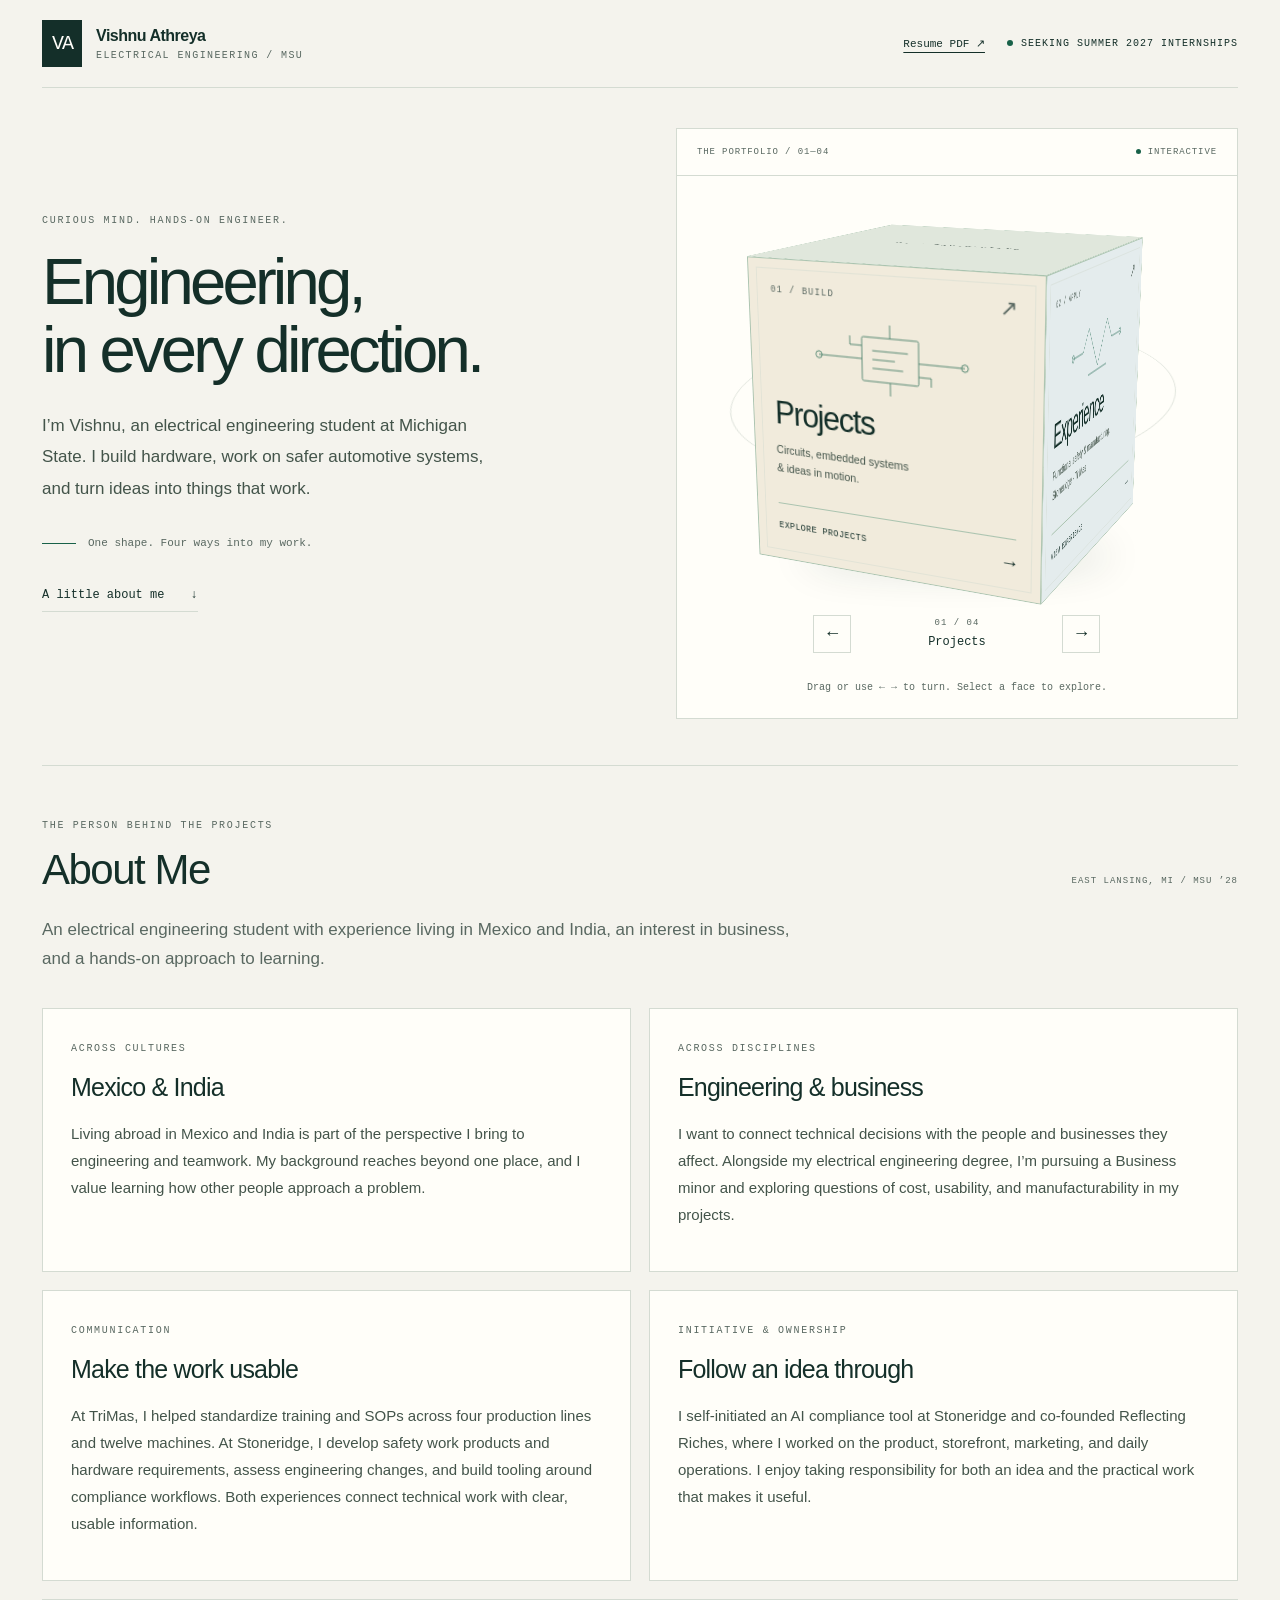
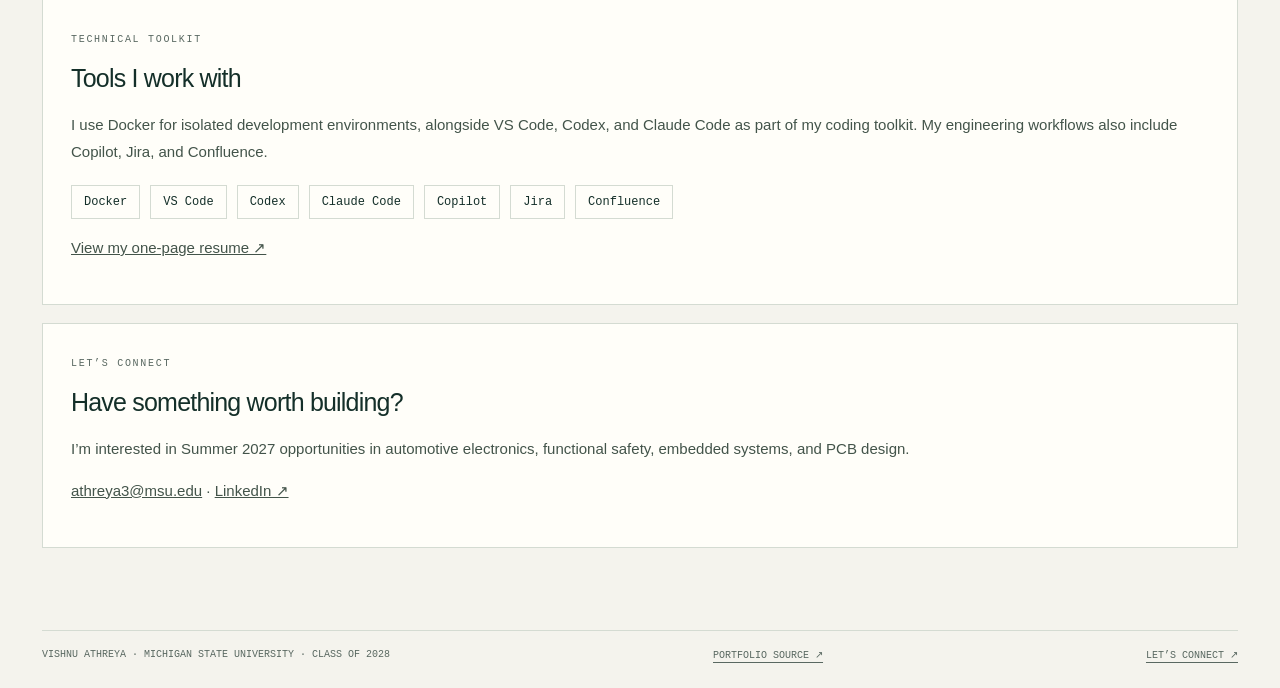
<file: index.html>
<!DOCTYPE html><html lang="en"><head><meta charset="utf-8"><meta name="viewport" content="width=device-width,initial-scale=1"><meta name="description" content="Vishnu Athreya's electrical engineering portfolio: functional safety, hardware requirements, PCB design, ESP32 motor control, and AI-enabled engineering tools."><meta name="color-scheme" content="light dark"><title>Vishnu Athreya — Electrical Engineering</title><style>
:root{--bg:#f4f3ed;--paper:#fffef9;--ink:#142f29;--muted:#596861;--line:#d4dbd2;--green:#186149;--course:#7b5d98;--skill:#1c745e;--project:#a46822;--experience:#38699a;--hover:#ecf2e9;--ring:#aac3af;--panel:#eff2e9;--rule:#d0d9cc;--body:#43544a;--proof:#e8eee3;--done-bg:#e9efe5;--ongoing:#755019;--ongoing-bg:#f3ead8;--on-ink:#fffef9;--on-ink-muted:#bdcec4;--wire:#c2cec4;--focus:#a46822}
@media (prefers-color-scheme:dark){:root:not([data-theme="light"]){--bg:#0f1a17;--paper:#15221e;--ink:#e4ece6;--muted:#9aaba2;--line:#2b3a34;--green:#5fbf95;--course:#b59ad0;--skill:#5cc4a6;--project:#d99a4e;--experience:#7aa7d6;--hover:#1d2e28;--ring:#3c5a4c;--panel:#18261f;--rule:#2e3f37;--body:#bccac2;--proof:#1a2923;--done-bg:#1c3129;--ongoing:#e2b36f;--ongoing-bg:#33291a;--on-ink:#0f1a17;--on-ink-muted:#3c5a4c;--wire:#3a4c44;--focus:#d99a4e;color-scheme:dark}}
:root[data-theme="dark"]{--bg:#0f1a17;--paper:#15221e;--ink:#e4ece6;--muted:#9aaba2;--line:#2b3a34;--green:#5fbf95;--course:#b59ad0;--skill:#5cc4a6;--project:#d99a4e;--experience:#7aa7d6;--hover:#1d2e28;--ring:#3c5a4c;--panel:#18261f;--rule:#2e3f37;--body:#bccac2;--proof:#1a2923;--done-bg:#1c3129;--ongoing:#e2b36f;--ongoing-bg:#33291a;--on-ink:#0f1a17;--on-ink-muted:#3c5a4c;--wire:#3a4c44;--focus:#d99a4e;color-scheme:dark}
body{font-family:Arial,Helvetica,sans-serif;color:var(--ink);background:var(--bg)}*{box-sizing:border-box}body{margin:0}a{color:inherit}button{font:inherit}button,a{-webkit-tap-highlight-color:transparent}button:focus-visible,a:focus-visible,summary:focus-visible{outline:3px solid var(--focus);outline-offset:4px}[hidden]{display:none!important}.shell{max-width:1500px;margin:auto;padding:0 42px}.masthead{height:88px;display:flex;justify-content:space-between;align-items:center;border-bottom:1px solid var(--line);gap:20px}.brand{text-decoration:none;display:flex;gap:14px;align-items:center}.monogram{background:var(--ink);color:var(--paper);padding:12px 10px;font-family:monospace;letter-spacing:-2px;font-size:20px}.brand strong{font-size:16px;letter-spacing:-.5px}.brand small{display:block;font:10px monospace;letter-spacing:1.4px;margin-top:5px;color:var(--muted)}.status{font:10px monospace;letter-spacing:1px}.status:before{content:'';display:inline-block;width:6px;height:6px;background:var(--green);border-radius:50%;margin-right:8px}.intro{display:flex;align-items:end;justify-content:space-between;gap:24px;padding:32px 0 24px}.eyebrow{font:10px monospace;letter-spacing:1.7px;text-transform:uppercase;color:var(--muted)}h1{font-size:clamp(30px,3.7vw,52px);font-weight:500;letter-spacing:-2px;line-height:1.05;margin:12px 0 0}.intro p{max-width:360px;font-size:13px;line-height:1.65;color:var(--muted);margin:0}.route-nav{display:grid;grid-template-columns:repeat(4,1fr);gap:10px;margin-bottom:24px}.route-nav a{text-decoration:none;border:1px solid var(--line);padding:16px;display:flex;align-items:center;gap:14px;background:var(--paper);font-size:14px}.route-nav small{font:10px monospace;color:var(--muted)}.route-nav b{font-weight:500}.route-nav span{margin-left:auto}.route-nav a:hover,.route-nav a[aria-current=page]{background:var(--ink);color:var(--on-ink)}.route-nav a[aria-current=page] small{color:var(--on-ink-muted)}.map-layout{display:grid;grid-template-columns:minmax(0,1fr) 285px;border:1px solid var(--line);background:var(--paper);margin-bottom:28px}.map-section{min-width:0;padding:22px}.map-toolbar{display:flex;justify-content:space-between;align-items:center;gap:10px;margin-bottom:22px}.map-toolbar p{font:10px monospace;margin:0;letter-spacing:.5px;color:var(--muted)}.reset{background:none;border:1px solid var(--line);padding:7px 10px;font:10px monospace;cursor:pointer}.network{position:relative;display:grid;grid-template-columns:repeat(4,minmax(0,1fr));gap:28px;min-height:488px}.wires{position:absolute;inset:0;width:100%;height:100%;pointer-events:none;overflow:visible}.wire{stroke:var(--wire);stroke-width:1;fill:none;opacity:.35;transition:opacity .15s}.wire.active{stroke:var(--green);stroke-width:2;opacity:.9}.wire.faded{opacity:.045}.column{display:flex;flex-direction:column;justify-content:center;gap:10px;z-index:1;min-width:0;position:relative;padding-top:26px}.col-title{position:absolute;top:0;left:0;font:9px monospace;letter-spacing:1px;text-transform:uppercase;color:var(--muted)}.node{width:100%;min-height:43px;padding:10px 9px;text-align:left;font-size:11px;line-height:1.35;border:1px solid var(--line);border-left:3px solid var(--node-color);border-radius:3px;background:var(--paper);color:var(--ink);cursor:pointer;transition:opacity .15s,box-shadow .15s,background .15s}.node:hover,.node.active{box-shadow:0 0 0 1px var(--node-color);background:var(--hover)}.node.selected{background:var(--ink);color:var(--on-ink);border-color:var(--ink);box-shadow:0 0 0 2px var(--ring)}.node.dim{opacity:.24}.inspector{border-left:1px solid var(--line);padding:24px;background:var(--panel);max-height:620px;overflow:auto}.inspector h2{font-size:25px;font-weight:500;letter-spacing:-1px;line-height:1.15;margin:18px 0 12px}.inspector p{font-size:12px;line-height:1.7;color:var(--muted)}.connection-list{list-style:none;padding:0;margin:16px 0}.connection-list li{padding:12px 0;border-top:1px solid var(--rule)}.connection-list button{border:0;padding:0;background:none;text-align:left;color:var(--ink);font-size:12px;font-weight:600;cursor:pointer;text-decoration:underline;text-underline-offset:3px}.connection-list small{display:block;font-size:11px;line-height:1.6;color:var(--muted);margin-top:6px}.detail-link{display:inline-block;font:11px monospace;text-underline-offset:5px;margin:8px 0}.legend{display:flex;flex-wrap:wrap;gap:18px;font:10px monospace;color:var(--muted);margin-top:24px}.legend span:before{content:'';display:inline-block;width:6px;height:6px;background:var(--dot);margin-right:7px;border-radius:50%}.page{max-width:1060px;margin:0 auto;padding:28px 0 60px}.back{font:11px monospace;text-decoration:none;color:var(--muted)}.page h1{margin:28px 0 18px}.lede{font-size:17px;line-height:1.7;color:var(--muted);max-width:720px;margin-bottom:34px}.entry,.story,.edu-block,details{display:block;border:1px solid var(--line);background:var(--paper);padding:28px;margin:18px 0;text-decoration:none}.entry-head{display:flex;justify-content:space-between;gap:16px;flex-wrap:wrap}.entry-title{font-size:21px;font-weight:600;letter-spacing:-.5px}.entry-date{font:11px monospace;color:var(--muted)}.entry-sub{font-size:13px;color:var(--muted);margin:10px 0 20px}.spec-list{padding-left:20px;color:var(--body);font-size:14px;line-height:1.8}.spec-list li+li{margin-top:10px}.proof-grid{display:grid;grid-template-columns:repeat(4,1fr);border:1px solid var(--line);margin:28px 0}.proof{padding:20px;background:var(--proof)}.proof+.proof{border-left:1px solid var(--line)}.proof strong{display:block;font:600 20px monospace;margin:16px 0}.proof span{font-size:12px;line-height:1.6}.proof .proof-label{font:9px monospace;text-transform:uppercase;letter-spacing:.8px}.detail-section{margin:24px 0}.detail-section p,.story p{font-size:15px;line-height:1.8;color:var(--body)}.detail-section h3{font:12px monospace}.edu-stats{display:flex;gap:30px;margin-top:22px}.edu-stat .k{font:10px monospace;color:var(--muted)}.edu-stat .v{font-size:24px;margin-top:8px}.coursework{font-size:14px;line-height:1.9;color:var(--muted)}.story-grid{display:grid;grid-template-columns:1fr 1fr;gap:18px}.story-grid .story{margin:0}.story h2{font-size:26px;font-weight:500;letter-spacing:-.8px}.course-list{display:grid;grid-template-columns:1fr 1fr;gap:12px;margin-top:24px}.course-card{padding:20px;border:1px solid var(--line);background:var(--paper)}.course-card h2{font-size:17px}.course-card p{font-size:13px;line-height:1.7;color:var(--muted)}.course-card a{font:11px monospace}summary{cursor:pointer;font-size:15px}footer{border-top:1px solid var(--line);padding:18px 0 28px;display:flex;justify-content:space-between;gap:12px;flex-wrap:wrap;font:10px monospace;color:var(--muted)}footer a{text-underline-offset:4px}.skip{position:fixed;top:-80px;background:var(--paper);padding:12px;z-index:20}.skip:focus{top:5px}.sr-only{position:absolute;width:1px;height:1px;padding:0;margin:-1px;overflow:hidden;clip:rect(0,0,0,0);white-space:nowrap;border:0}
@media(min-width:1500px){.network{min-height:530px}.node{font-size:12px}}
@media(max-width:1100px){.shell{padding:0 24px}.map-layout{grid-template-columns:1fr}.inspector{border-left:0;border-top:1px solid var(--line);max-height:none}.connection-list{display:grid;grid-template-columns:1fr 1fr;gap:0 22px}.network{min-height:510px}.proof-grid{grid-template-columns:1fr 1fr}.proof:nth-child(3){border-left:0}.proof:nth-child(n+3){border-top:1px solid var(--line)}}
@media(max-width:600px){.shell{padding:0 16px}.masthead{height:76px}.status{display:none}.intro{display:block;padding:26px 0 20px}.intro p{margin-top:16px}.route-nav{grid-template-columns:1fr 1fr;gap:8px}.route-nav a{padding:13px}.map-section{padding:14px}.network{grid-template-columns:1fr 1fr;gap:26px 20px}.column{justify-content:start;padding-top:24px}.node{min-height:46px}.map-toolbar p{max-width:175px;line-height:1.6}.connection-list{display:block}.legend{gap:12px}.inspector{padding:22px}.story-grid,.course-list{grid-template-columns:1fr}.proof-grid{grid-template-columns:1fr}.proof+.proof{border-left:0;border-top:1px solid var(--line)}.entry,.story,.edu-block,details{padding:22px}.entry-title{font-size:19px}.brand strong{font-size:15px}}
@media(prefers-reduced-motion:reduce){*{transition:none!important;scroll-behavior:auto!important}}
@media print{.route-nav,.map-toolbar,footer,.back{display:none}.shell{padding:0}.entry,.story{break-inside:avoid}.map-layout{display:block}.inspector{max-height:none}}
.course-heading{margin:38px 0 16px;font-size:23px;font-weight:500;letter-spacing:-.5px}.course-heading>span{display:block;margin-top:8px;font:11px monospace;color:var(--muted)}.course-card h3{font-size:17px;line-height:1.45;margin:12px 0}.course-status{display:inline-block;font:10px monospace;color:var(--green);background:var(--done-bg);padding:6px 9px;margin-right:12px}.course-status.ongoing{color:var(--ongoing);background:var(--ongoing-bg)}.course-card a{display:inline-block;margin-top:10px}.node-status{display:block;font:8px monospace;margin-top:5px;opacity:.8}.column{justify-content:flex-start}.inspector{position:sticky;top:0;align-self:start}@media(max-width:1100px){.inspector{position:static}}

.header-actions{display:flex;align-items:center;gap:22px}.resume-link{font:11px monospace;text-underline-offset:5px;white-space:nowrap}.toolkit{display:flex;flex-wrap:wrap;gap:10px;list-style:none;padding:0;margin:20px 0 0}.toolkit li{padding:9px 12px;border:1px solid var(--line);font:12px monospace}.role-history{display:block;margin-top:8px;color:var(--muted)}
@media(max-width:600px){.header-actions{gap:10px}.resume-link{font-size:10px}}
</style><link rel="stylesheet" href="assets/gateway.css?v=1"></head><body>
<a class="skip" href="#home">Skip to main content</a><div class="shell"><header class="masthead"><a class="brand" href="#home"><span class="monogram">VA</span><span><strong>Vishnu Athreya</strong><small>ELECTRICAL ENGINEERING / MSU</small></span></a><div class="header-actions"><a class="resume-link" href="assets/Vishnu_Athreya_Resume_STAR.pdf" target="_blank" rel="noopener noreferrer">Resume PDF ↗</a><span class="status">SEEKING SUMMER 2027 INTERNSHIPS</span></div></header>
<main id="content">
<section id="home" class="screen" aria-label="Portfolio home">
<div class="gateway-hero">
  <div class="gateway-intro">
    <div class="eyebrow">CURIOUS MIND. HANDS-ON ENGINEER.</div>
    <h1>Engineering,<br>in every direction.</h1>
    <p class="gateway-lede">I’m Vishnu, an electrical engineering student at Michigan State. I build hardware, work on safer automotive systems, and turn ideas into things that work.</p>
    <p class="gateway-invite"><span class="invite-line" aria-hidden="true"></span> One shape. Four ways into my work.</p>
    <a class="about-jump" href="#about">A little about me <span aria-hidden="true">↓</span></a>
  </div>
  <div class="gateway-workspace">
    <div class="gateway-caption"><span>THE PORTFOLIO / 01—04</span><span class="live-dot">INTERACTIVE</span></div>
    <div class="shape-stage" id="shape-stage" role="region" tabindex="0" aria-label="Rotatable portfolio navigation" aria-describedby="shape-help">
      <div class="shape-orbit" aria-hidden="true"></div>
      <div class="shape-shadow" aria-hidden="true"></div>
      <div class="portfolio-cube" id="portfolio-cube">
        <a class="cube-face face-projects" data-face="0" href="#projects" aria-label="Open Projects">
          <span class="face-top"><span>01 / BUILD</span><span aria-hidden="true">↗</span></span>
          <svg class="face-diagram" viewBox="0 0 200 80" aria-hidden="true"><path d="M10 40H65M135 40H190M100 0V15M100 65V80M50 15V25H65M150 65V55H135"/><rect x="65" y="15" width="70" height="50" rx="2"/><path d="M78 30H122M78 40H106M78 50H116"/><circle cx="10" cy="40" r="4"/><circle cx="190" cy="40" r="4"/></svg>
          <span class="face-title">Projects</span>
          <span class="face-description">Circuits, embedded systems<br>&amp; ideas in motion.</span>
          <span class="face-enter">EXPLORE PROJECTS <span aria-hidden="true">→</span></span>
        </a>
        <a class="cube-face face-experience" data-face="1" href="#internships" tabindex="-1" aria-label="Open Experience">
          <span class="face-top"><span>02 / APPLY</span><span aria-hidden="true">↗</span></span>
          <svg class="face-diagram" viewBox="0 0 200 80" aria-hidden="true"><path d="M10 40H45L65 15L100 65L135 15L155 40H190"/><circle cx="10" cy="40" r="4"/><circle cx="190" cy="40" r="4"/><path d="M65 70H135"/></svg>
          <span class="face-title">Experience</span>
          <span class="face-description">Functional safety &amp; manufacturing.<br>Stoneridge · TriMas</span>
          <span class="face-enter">VIEW EXPERIENCE <span aria-hidden="true">→</span></span>
        </a>
        <a class="cube-face face-education" data-face="2" href="#education" tabindex="-1" aria-label="Open Education">
          <span class="face-top"><span>03 / LEARN</span><span aria-hidden="true">↗</span></span>
          <svg class="face-diagram" viewBox="0 0 200 80" aria-hidden="true"><path d="M15 30L100 5L185 30L100 55ZM45 40V60Q100 90 155 60V40M180 32V65"/></svg>
          <span class="face-title">Education</span>
          <span class="face-description">Electrical engineering at MSU.<br>The foundations behind the work.</span>
          <span class="face-enter">VIEW EDUCATION <span aria-hidden="true">→</span></span>
        </a>
        <a class="cube-face face-map" data-face="3" href="map.html" tabindex="-1" aria-label="Open Classic Map">
          <span class="face-top"><span>04 / CONNECT</span><span aria-hidden="true">↗</span></span>
          <svg class="face-diagram" viewBox="0 0 200 80" aria-hidden="true"><path d="M20 40L75 15L125 60L180 25M20 40L125 60M75 15L180 25"/><circle cx="20" cy="40" r="6"/><circle cx="75" cy="15" r="6"/><circle cx="125" cy="60" r="6"/><circle cx="180" cy="25" r="6"/></svg>
          <span class="face-title">Classic Map</span>
          <span class="face-description">Follow the connections between<br>what I learn, build &amp; do.</span>
          <span class="face-enter">OPEN THE MAP <span aria-hidden="true">→</span></span>
        </a>
        <div class="cube-cap cube-top" aria-hidden="true"><span>VA / ENGINEERING</span></div>
        <div class="cube-cap cube-bottom" aria-hidden="true"></div>
      </div>
    </div>
    <div class="shape-controls" aria-label="Rotate portfolio shape">
      <button id="shape-prev" type="button" aria-label="Rotate to previous face">←</button>
      <p id="shape-position" aria-live="polite" aria-atomic="true"><span>01 / 04</span> Projects</p>
      <button id="shape-next" type="button" aria-label="Rotate to next face">→</button>
    </div>
    <p class="shape-help" id="shape-help">Drag or use ← → to turn. Select a face to explore.</p>
  </div>
</div>
<section id="about" class="about-home" aria-labelledby="about-heading">
<div class="about-heading"><div><span class="eyebrow">THE PERSON BEHIND THE PROJECTS</span><h2 id="about-heading">About Me</h2></div><span class="about-coordinate" aria-hidden="true">EAST LANSING, MI / MSU ’28</span></div>
<p class="lede">An electrical engineering student with experience living in Mexico and India, an interest in business, and a hands-on approach to learning.</p><div class="story-grid"><article class="story"><span class="eyebrow">Across cultures</span><h3>Mexico &amp; India</h3><p>Living abroad in Mexico and India is part of the perspective I bring to engineering and teamwork. My background reaches beyond one place, and I value learning how other people approach a problem.</p></article><article class="story"><span class="eyebrow">Across disciplines</span><h3>Engineering &amp; business</h3><p>I want to connect technical decisions with the people and businesses they affect. Alongside my electrical engineering degree, I’m pursuing a Business minor and exploring questions of cost, usability, and manufacturability in my projects.</p></article><article class="story"><span class="eyebrow">Communication</span><h3>Make the work usable</h3><p>At TriMas, I helped standardize training and SOPs across four production lines and twelve machines. At Stoneridge, I develop safety work products and hardware requirements, assess engineering changes, and build tooling around compliance workflows. Both experiences connect technical work with clear, usable information.</p></article><article class="story"><span class="eyebrow">Initiative &amp; ownership</span><h3>Follow an idea through</h3><p>I self-initiated an AI compliance tool at Stoneridge and co-founded Reflecting Riches, where I worked on the product, storefront, marketing, and daily operations. I enjoy taking responsibility for both an idea and the practical work that makes it useful.</p></article></div><article class="story"><span class="eyebrow">Technical toolkit</span><h3>Tools I work with</h3><p>I use Docker for isolated development environments, alongside VS Code, Codex, and Claude Code as part of my coding toolkit. My engineering workflows also include Copilot, Jira, and Confluence.</p><ul class="toolkit"><li>Docker</li><li>VS Code</li><li>Codex</li><li>Claude Code</li><li>Copilot</li><li>Jira</li><li>Confluence</li></ul><p><a href="assets/Vishnu_Athreya_Resume_STAR.pdf" target="_blank" rel="noopener noreferrer">View my one-page resume ↗</a></p></article><article class="story"><span class="eyebrow">Let’s connect</span><h3>Have something worth building?</h3><p>I’m interested in Summer 2027 opportunities in automotive electronics, functional safety, embedded systems, and PCB design.</p><p><a href="mailto:athreya3@msu.edu">athreya3@msu.edu</a> · <a href="https://www.linkedin.com/in/vishnuathreya/" target="_blank" rel="noopener noreferrer">LinkedIn ↗</a></p></article></section></section>
<section id="education" class="screen page" hidden><a class="back" href="#home">← Back to home</a><h1>Education</h1><p class="lede">The foundations behind my engineering work.</p><div class="edu-block">
<div class="edu-main">
<div class="entry-title">Michigan State University</div>
<div class="entry-sub">B.S. Electrical Engineering — Smart Devices &amp; Robotics concentration · Business minor</div>
</div>
<div class="edu-stats">
<div class="edu-stat"><div class="k">GPA</div><div class="v">3.7</div></div>
<div class="edu-stat"><div class="k">Grad.</div><div class="v">2028</div></div>
</div>
</div><h2 class="course-heading">In progress <span>Fall 2026 · 13 credits</span></h2><div class="course-list"><article class="course-card"><span class="eyebrow">ECE 302 · 3 credits</span><h3>Electronic Circuits</h3><span class="course-status ongoing">In progress</span><a href="map.html#home/electronic">Explore connections ↗</a></article><article class="course-card"><span class="eyebrow">ECE 303 · 1 credit</span><h3>Electronics Laboratory</h3><span class="course-status ongoing">In progress</span><a href="map.html#home/electronicslab">Explore connections ↗</a></article><article class="course-card"><span class="eyebrow">ECE 305 · 4 credits</span><h3>Electromagnetic Fields &amp; Waves I</h3><span class="course-status ongoing">In progress</span><a href="map.html#home/fields">Explore connections ↗</a></article><article class="course-card"><span class="eyebrow">ECE 390 · 1 credit</span><h3>Ethics, Professionalism and Contemporary Issues</h3><span class="course-status ongoing">In progress</span><a href="map.html#home/ethics">Explore connections ↗</a></article><article class="course-card"><span class="eyebrow">ECE 331 · 4 credits</span><h3>Microprocessors &amp; Digital Systems</h3><span class="course-status ongoing">In progress</span><a href="map.html#home/micro">Explore connections ↗</a></article></div><h2 class="course-heading">Completed electrical engineering coursework</h2><div class="course-list"><article class="course-card"><span class="eyebrow">ECE 201</span><h3>Circuits and Systems I</h3><span class="course-status">Completed</span></article><article class="course-card"><span class="eyebrow">ECE 202</span><h3>Circuits and Systems II</h3><span class="course-status">Completed</span></article><article class="course-card"><span class="eyebrow">ECE 203</span><h3>Electric Circuits and Systems Laboratory</h3><span class="course-status">Completed</span></article><article class="course-card"><span class="eyebrow">ECE 230</span><h3>Digital Logic Fundamentals</h3><span class="course-status">Completed</span></article><article class="course-card"><span class="eyebrow">ECE 280</span><h3>Electrical Engineering Analysis</h3><span class="course-status">Completed</span></article></div><h2 class="course-heading">Completed college foundations</h2><div class="course-list"><article class="course-card"><span class="eyebrow">CEM 141</span><h3>General Chemistry</h3><span class="course-status">Completed</span></article><article class="course-card"><span class="eyebrow">EGR 100</span><h3>Introduction to Engineering Design</h3><span class="course-status">Completed</span></article><article class="course-card"><span class="eyebrow">CSE 220</span><h3>Programming in C</h3><span class="course-status">Completed</span></article><article class="course-card"><span class="eyebrow">MTH 132</span><h3>Calculus I</h3><span class="course-status">Completed</span></article><article class="course-card"><span class="eyebrow">MTH 133</span><h3>Calculus II</h3><span class="course-status">Completed</span></article><article class="course-card"><span class="eyebrow">MTH 234</span><h3>Multivariable Calculus</h3><span class="course-status">Completed</span></article><article class="course-card"><span class="eyebrow">MTH 235</span><h3>Differential Equations</h3><span class="course-status">Completed</span></article><article class="course-card"><span class="eyebrow">PHY 183</span><h3>Physics for Scientists &amp; Engineers I</h3><span class="course-status">Completed</span></article><article class="course-card"><span class="eyebrow">PHY 184</span><h3>Physics for Scientists &amp; Engineers II</h3><span class="course-status">Completed</span></article></div><h2 class="course-heading">Completed university requirements</h2><article class="story"><ul class="spec-list"><li>Writing, Rhetoric and American Cultures (WRA)</li><li>Integrative Studies in Arts and Humanities (IAH)</li><li>Integrative Studies in Social Science (ISS)</li><li>Bioscience requirement</li></ul></article><a class="back back-bottom" href="#home">← Back to home</a></section>
<section id="projects" class="screen page" hidden><a class="back" href="#home">← Back to home</a><h1>Projects</h1><p class="lede">From circuit layouts to motor control and assistive communication—building, testing, and learning through hardware and software.</p><div class="entry">
<div class="entry-head">
<span class="entry-title">Electrical Design Lead + Testing Team Member</span>
<span class="entry-date">Nov 2025 – present</span>
</div>
<div class="entry-sub">Autonomous RC Car (KiCad 9) — East Lansing, MI</div>
<ul class="spec-list">
<li>Designed a KiCad 9 power-distribution PCB (Raspberry Pi 5, dual L298N motor drivers, LiDAR), leading schematic capture, layout, and connector integration end-to-end for a four-motor differential-drive platform.</li>
<li>Designed separate motor and logic ground zones joined through a net tie, with bulk and decoupling capacitance to address motor transients and return-current routing.</li>
<li>Improved manufacturability by setting trace width/clearance rules, verifying thermal reliefs, clearing DRC errors, and generating/reviewing Gerbers with edge-clearance checks and mounting holes for chassis fit.</li>
</ul>
</div><div class="entry">
<div class="entry-head">
<span class="entry-title">P300 EEG Communication Device</span>
<span class="entry-date">In progress</span>
</div>
<div class="entry-sub">Assistive brain-computer interface</div>
<ul class="spec-list">
<li>Researching a P300 attention-based BCI paradigm suited to late-stage ALS communication needs.</li>
<li>Working with the BNCI Horizon 2020 (008-2014) dataset — real ALS-patient EEG recordings, 8 subjects, 8 channels at 256 Hz — building a within-dataset LDA baseline classifier.</li>
<li>Running the analysis pipeline inside an isolated Docker environment.</li>
<li>Designed and bench-tested a companion wearable energy harvester (EM coil + thermoelectric generator + BQ25570 power management + supercapacitor), confirming usable output from body heat alone.</li>
<li>Weighing product and business considerations alongside the engineering — cost, manufacturability, and a realistic path to real-world adoption — informed by the Business minor coursework.</li>
</ul>
</div><div class="entry"><div class="entry-head"><span class="entry-title">ESP32 Stepper Motor Control</span><span class="entry-date">September 2026 · Bench tested</span></div><div class="entry-sub">Embedded hardware &amp; motor control</div><ul class="spec-list"><li>Wired and tested an ESP32-based stepper motor setup using a buck converter to provide a 5 V supply and a shared ground reference.</li><li>Implemented keyboard arrow-key controls for rotation direction and speed adjustments, enabling interactive control of the stepper motor from the computer.</li><li>Worked through serial-port setup, power wiring, and firmware bring-up to achieve a working hardware demonstration.</li></ul></div><div class="entry"><div class="entry-head"><span class="entry-title">12-bit Carry Lookahead ALU &amp; Controller</span><span class="entry-date">Spring 2026 · Course project</span></div><div class="entry-sub">Verilog · ECE 230 Digital Logic Fundamentals</div><ul class="spec-list"><li>Designed a 12-bit carry lookahead adder/subtractor using two 6-bit stages, with two’s-complement subtraction.</li><li>Integrated arithmetic logic with a finite-state controller for an alien cash register design and verified signed addition and subtraction cases.</li></ul></div><h2>Team &amp; entrepreneurial work</h2><article class="entry nav-card">
<div class="entry-head">
<span class="entry-title">Hardware Engineer</span>
<span class="entry-date">Aug 2025 – present</span>
</div>
<div class="entry-sub">Unmanned Systems — Competitive Drone Flying Team, East Lansing, MI</div>
<ul class="spec-list">
<li>Researching RF circuit design concepts (filters, amplifiers, bandwidth, noise, impedance matching) and consolidating findings to inform front-end design, simulation, and component-selection decisions.</li>
<li>Completed Altium Education PCB Design coursework, applying schematic capture, constraints, routing, and documentation practices to produce review-ready PCB layouts for competition drone hardware.</li>
</ul>

</article><article class="entry nav-card">
<div class="entry-head">
<span class="entry-title">Co-Founder / Owner</span>
<span class="entry-date">Nov 2023 – May 2025</span>
</div>
<div class="entry-sub">Reflecting Riches LLC — Troy, MI</div>
<ul class="spec-list">
<li>Built a motivation journal blending Kaizen (daily micro-improvement) and Ikigai (purpose) frameworks into actionable prompts and structured flows guiding users from reflection to habit execution.</li>
<li>Launched and ran a Shopify storefront, optimizing UI, product pages, and checkout flow to improve conversion across mobile and desktop.</li>
<li>Produced organic social content and managed daily operations — fulfillment, inventory, customer support — tracking engagement and sales metrics weekly to refine strategy.</li>
</ul>

</article><a class="back back-bottom" href="#home">← Back to home</a></section>
<section id="internships" class="screen page" hidden><a class="back" href="#home">← Back to home</a><h1>Experience</h1><p class="lede">Functional safety, hardware requirements, engineering change analysis, and automation improvements across automotive systems and manufacturing.</p><div aria-label="Engineering impact highlights" class="proof-grid">
<div class="proof"><span class="proof-label">Stoneridge · Standards comparison</span><strong>83% less time</strong><span>Led development and deployment of a Copilot compliance assistant integrating engineering standards and enterprise knowledge.</span></div>
<div class="proof"><span class="proof-label">Stoneridge · Document retrieval</span><strong>75% fewer searches</strong><span>Reduced manual documentation searches with the same AI-enabled compliance workflow.</span></div>
<div class="proof"><span class="proof-label">TriMas · Quality improvement</span><strong>50% fewer rejects</strong><span>Diagnosed false suction rejects, standardized pushdown distance, and updated HMI/PLC logic.</span></div>
<div class="proof"><span class="proof-label">TriMas · Training workflows</span><strong>80% less documentation</strong><span>Rebuilt SOPs and onboarding guides across 4 production lines and 12 machines using Lean/Kaizen.</span></div>
</div><article class="entry nav-card">
<div class="entry-head">
<span class="entry-title">Functional Safety Engineer (Part-Time)</span>
<span class="entry-date">May 2026 – present</span>
</div>
<div class="entry-sub">Stoneridge Electronics — Novi, MI<span class="role-history">Previously: Functional Safety Engineering Intern</span></div>
<ul class="spec-list">
<li>Developed ISO 26262 Item Definitions, Hazard Analysis and Risk Assessments (HARA), and Safety Goals for the MirrorEye Camera Monitoring System, providing inputs for safety requirements and the Functional Safety Concept.</li>
<li>Led a Copilot-powered compliance assistant from development to deployment, integrating standards and enterprise knowledge to cut standards comparison time by 83% and manual documentation searches by 75%.</li>
<li>Translated system, functional, and safety requirements into Hardware Requirements Specifications (HwRS), improving hardware requirement quality, consistency, and traceability.</li>
<li>Assessed customer-driven product, software, and UI changes by tracing requirements, interfaces, verification activities, and safety artifacts to identify downstream engineering impacts.</li>
<li>Modeled system boundaries and dependencies, maintained traceability across hazards and safety artifacts, and standardized reusable documentation templates with multidisciplinary engineering teams.</li>
</ul>

</article><article class="entry nav-card">
<div class="entry-head">
<span class="entry-title">Process / Automation Intern</span>
<span class="entry-date">Jun – Aug 2025</span>
</div>
<div class="entry-sub">TriMas Packaging — New Albany, OH</div>
<ul class="spec-list">
<li>Standardized training workflows across 4 production lines and 12 machines with process engineers using Lean/Kaizen, rebuilding SOP and onboarding guides and cutting documentation volume by 80%.</li>
<li>Reduced false suction rejects on a testing machine by analyzing station data and standardizing assembly-to-test pushdown distance, then updating HMI/PLC logic — cutting net rejects by 50%.</li>
<li>Logged two months of ATS OEE data across all three shifts, tracking reject metrics and anomaly causes to support engine-run troubleshooting.</li>
<li>Ran root-cause analysis and troubleshooting on NPD trials for highly automated machinery to improve in-house production capability.</li>
</ul>

</article><details><summary>Stoneridge · Read the full story</summary><section class="detail-section">
<h3>The main project</h3>
<p>I began as a Functional Safety Engineering Intern and continued as a part-time Functional Safety Engineer. My work on the MirrorEye Camera Monitoring System spans ISO 26262 concept and requirements activities: Item Definitions, HARA, Safety Goals, Functional Safety Concept inputs, and traceability between hazards, requirements, system elements, and safety artifacts.</p>
</section><section class="detail-section"><h3>Requirements and engineering changes</h3>
<p>In the part-time role, I took on hardware requirements development and customer-driven change assessments. I translated system, functional, and safety objectives into HwRS documentation, then traced proposed product, software, and UI changes through requirements, interfaces, verification activities, and historical engineering records. This analysis helped teams understand the scope and downstream safety and compliance impacts of requested changes.</p>
</section><section class="detail-section">
<h3>Improving the process</h3>
<p>Working inside that documentation process, I kept running into the same friction: functional safety engineers spend a lot of time manually cross-referencing legacy HARAs, safety cases, and standards language (ISO 26262, ISO/SAE 21434) every time a new package needs to get written. So I self-initiated an internal AI Compliance Tool — a Dockerized Flask backend with a React frontend — to speed that up. Early versions handled LLM generation directly inside Flask, with a dual-provider abstraction layer (Anthropic and Azure OpenAI) so the tool wasn't locked to a single vendor, a CSV export path for medini analyze, and a guardrail that checks ASIL/CAL tagging for internal consistency before anything gets exported.</p>
<p>The architecture then went through a significant change: I migrated LLM generation out of Flask entirely and into Microsoft Copilot Studio, so generation happens inside the same conversational orchestration layer the rest of the org already uses. Flask was refactored into a purely deterministic validation and rendering service — schema validation and DOCX rendering run separately from the generation workflow.</p>
</section><section class="detail-section">
<h3>Why the split matters</h3>
<p>Separating "generation" from "validation and rendering" isn't just a refactor for its own sake — in a compliance-critical pipeline, you want the creative/generative part of the system isolated from the part that has to be deterministic and auditable. Copilot Studio handles the open-ended language work; Flask's only job now is to check that what comes back is structurally valid and to render it into a document, nothing more.</p>
</section></details><details><summary>TriMas · Read the full story</summary><section class="detail-section">
<h3>Standardizing across the floor</h3>
<p>Working alongside process engineers, I applied Lean/Kaizen methods to standardize training workflows across 4 production lines and 12 machines. That meant rebuilding SOP and onboarding guides from the ground up rather than patching what existed — the end result cut documentation volume by 80% while making training more consistent line to line.</p>
</section><section class="detail-section">
<h3>Chasing down false rejects</h3>
<p>One testing machine was throwing false suction rejects at a rate that was eating into throughput. I gathered station data, pulled parts for sampling, and traced the issue to assembly-to-test pushdown distance that wasn't standardized across the line. Once that was fixed and the HMI/PLC logic was updated to reflect it, net rejects dropped by 50%.</p>
</section><section class="detail-section">
<h3>Data across the shifts</h3>
<p>I logged two months of ATS OEE (Overall Equipment Effectiveness) data across all three production shifts, tracking reject metrics and the causes behind anomalies to support engine-run troubleshooting — the kind of unglamorous data work that makes the root-cause conversations later actually go somewhere.</p>
</section><section class="detail-section">
<h3>NPD trials</h3>
<p>I also ran root-cause analysis and troubleshooting on New Product Development (NPD) trials for highly automated machinery, working to improve in-house production capability as new lines were brought up.</p>
</section></details><a class="back back-bottom" href="#home">← Back to home</a></section>
</main><footer><span>VISHNU ATHREYA · MICHIGAN STATE UNIVERSITY · CLASS OF 2028</span><a href="https://github.com/vathreya06/vathreya06.github.io" target="_blank" rel="noopener noreferrer">PORTFOLIO SOURCE ↗</a><a href="mailto:athreya3@msu.edu">LET’S CONNECT ↗</a></footer></div><noscript><style>.screen[hidden]{display:block!important}.portfolio-cube{transform:none!important;display:grid;gap:12px;width:100%;height:auto}.cube-face{position:static;transform:none!important;width:100%;min-height:270px}.cube-cap,.shape-controls,.shape-help,.shape-orbit,.shape-shadow{display:none}.shape-stage{height:auto;padding:24px;perspective:none}.gateway-hero{align-items:start}.gateway-workspace{max-width:100%}</style></noscript><script src="assets/gateway.js?v=1"></script></body></html>
</file>
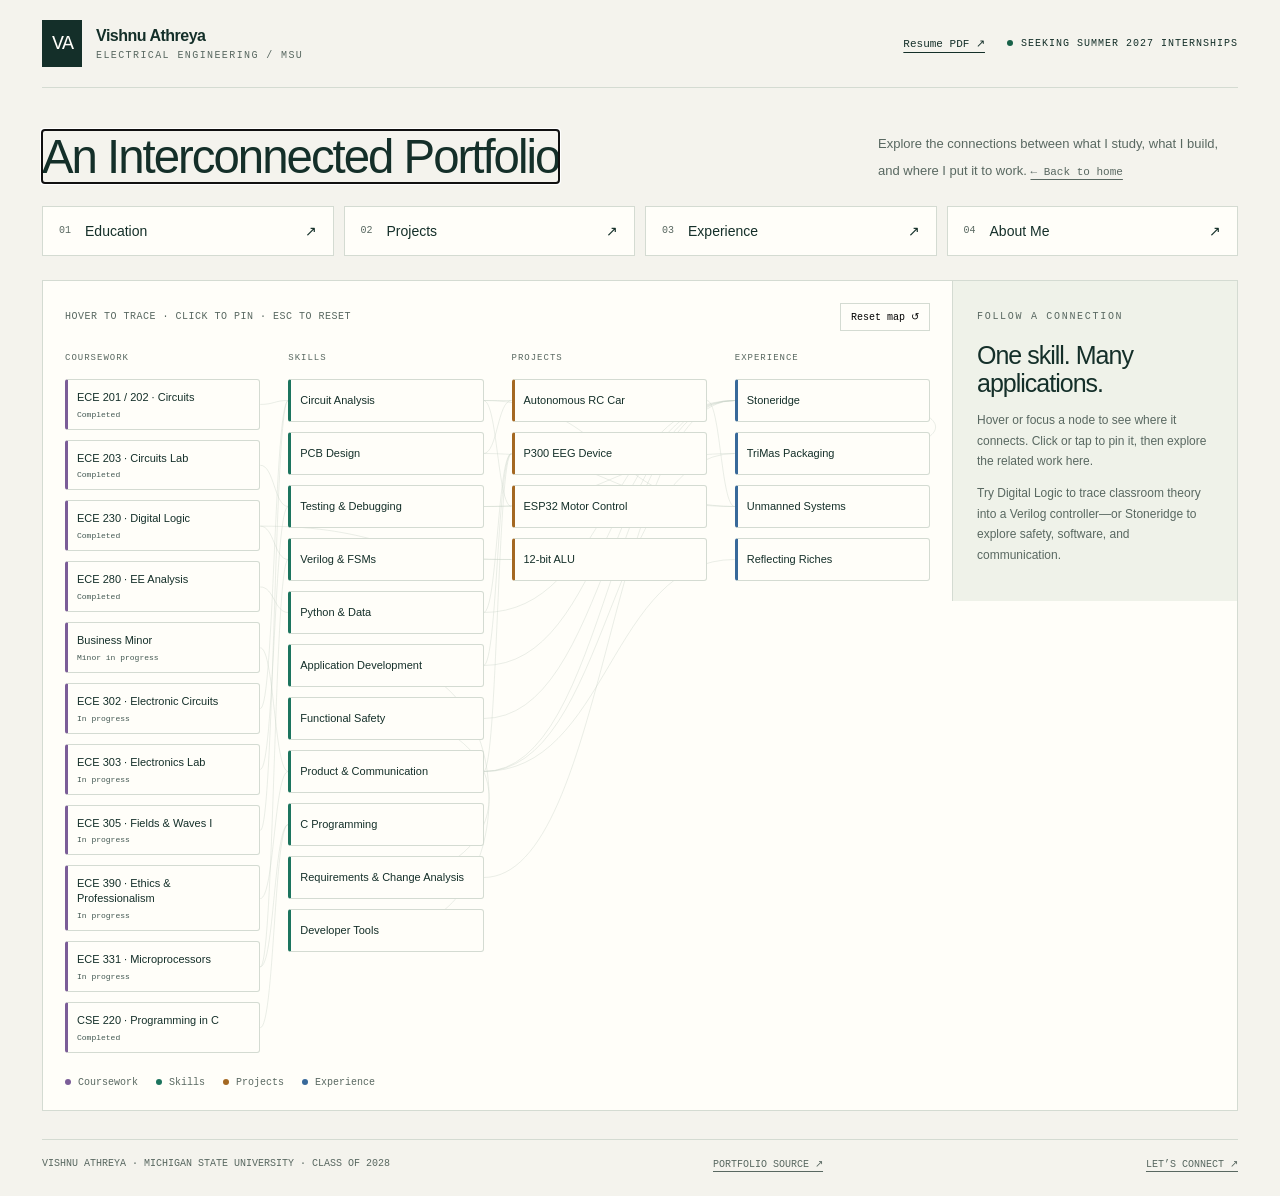
<file: map.html>
<!DOCTYPE html><html lang="en"><head><meta charset="utf-8"><meta name="viewport" content="width=device-width,initial-scale=1"><meta name="description" content="Vishnu Athreya's electrical engineering portfolio: functional safety, hardware requirements, PCB design, ESP32 motor control, and AI-enabled engineering tools."><meta name="color-scheme" content="light dark"><title>Vishnu Athreya — Classic Map</title><style>
:root{--bg:#f4f3ed;--paper:#fffef9;--ink:#142f29;--muted:#596861;--line:#d4dbd2;--green:#186149;--course:#7b5d98;--skill:#1c745e;--project:#a46822;--experience:#38699a;--hover:#ecf2e9;--ring:#aac3af;--panel:#eff2e9;--rule:#d0d9cc;--body:#43544a;--proof:#e8eee3;--done-bg:#e9efe5;--ongoing:#755019;--ongoing-bg:#f3ead8;--on-ink:#fffef9;--on-ink-muted:#bdcec4;--wire:#c2cec4;--focus:#a46822}
@media (prefers-color-scheme:dark){:root:not([data-theme="light"]){--bg:#0f1a17;--paper:#15221e;--ink:#e4ece6;--muted:#9aaba2;--line:#2b3a34;--green:#5fbf95;--course:#b59ad0;--skill:#5cc4a6;--project:#d99a4e;--experience:#7aa7d6;--hover:#1d2e28;--ring:#3c5a4c;--panel:#18261f;--rule:#2e3f37;--body:#bccac2;--proof:#1a2923;--done-bg:#1c3129;--ongoing:#e2b36f;--ongoing-bg:#33291a;--on-ink:#0f1a17;--on-ink-muted:#3c5a4c;--wire:#3a4c44;--focus:#d99a4e;color-scheme:dark}}
:root[data-theme="dark"]{--bg:#0f1a17;--paper:#15221e;--ink:#e4ece6;--muted:#9aaba2;--line:#2b3a34;--green:#5fbf95;--course:#b59ad0;--skill:#5cc4a6;--project:#d99a4e;--experience:#7aa7d6;--hover:#1d2e28;--ring:#3c5a4c;--panel:#18261f;--rule:#2e3f37;--body:#bccac2;--proof:#1a2923;--done-bg:#1c3129;--ongoing:#e2b36f;--ongoing-bg:#33291a;--on-ink:#0f1a17;--on-ink-muted:#3c5a4c;--wire:#3a4c44;--focus:#d99a4e;color-scheme:dark}
body{font-family:Arial,Helvetica,sans-serif;color:var(--ink);background:var(--bg)}*{box-sizing:border-box}body{margin:0}a{color:inherit}button{font:inherit}button,a{-webkit-tap-highlight-color:transparent}button:focus-visible,a:focus-visible,summary:focus-visible{outline:3px solid var(--focus);outline-offset:4px}[hidden]{display:none!important}.shell{max-width:1500px;margin:auto;padding:0 42px}.masthead{height:88px;display:flex;justify-content:space-between;align-items:center;border-bottom:1px solid var(--line);gap:20px}.brand{text-decoration:none;display:flex;gap:14px;align-items:center}.monogram{background:var(--ink);color:var(--paper);padding:12px 10px;font-family:monospace;letter-spacing:-2px;font-size:20px}.brand strong{font-size:16px;letter-spacing:-.5px}.brand small{display:block;font:10px monospace;letter-spacing:1.4px;margin-top:5px;color:var(--muted)}.status{font:10px monospace;letter-spacing:1px}.status:before{content:'';display:inline-block;width:6px;height:6px;background:var(--green);border-radius:50%;margin-right:8px}.intro{display:flex;align-items:end;justify-content:space-between;gap:24px;padding:32px 0 24px}.eyebrow{font:10px monospace;letter-spacing:1.7px;text-transform:uppercase;color:var(--muted)}h1{font-size:clamp(30px,3.7vw,52px);font-weight:500;letter-spacing:-2px;line-height:1.05;margin:12px 0 0}.intro p{max-width:360px;font-size:13px;line-height:1.65;color:var(--muted);margin:0}.route-nav{display:grid;grid-template-columns:repeat(4,1fr);gap:10px;margin-bottom:24px}.route-nav a{text-decoration:none;border:1px solid var(--line);padding:16px;display:flex;align-items:center;gap:14px;background:var(--paper);font-size:14px}.route-nav small{font:10px monospace;color:var(--muted)}.route-nav b{font-weight:500}.route-nav span{margin-left:auto}.route-nav a:hover,.route-nav a[aria-current=page]{background:var(--ink);color:var(--on-ink)}.route-nav a[aria-current=page] small{color:var(--on-ink-muted)}.map-layout{display:grid;grid-template-columns:minmax(0,1fr) 285px;border:1px solid var(--line);background:var(--paper);margin-bottom:28px}.map-section{min-width:0;padding:22px}.map-toolbar{display:flex;justify-content:space-between;align-items:center;gap:10px;margin-bottom:22px}.map-toolbar p{font:10px monospace;margin:0;letter-spacing:.5px;color:var(--muted)}.reset{background:none;border:1px solid var(--line);padding:7px 10px;font:10px monospace;cursor:pointer}.network{position:relative;display:grid;grid-template-columns:repeat(4,minmax(0,1fr));gap:28px;min-height:488px}.wires{position:absolute;inset:0;width:100%;height:100%;pointer-events:none;overflow:visible}.wire{stroke:var(--wire);stroke-width:1;fill:none;opacity:.35;transition:opacity .15s}.wire.active{stroke:var(--green);stroke-width:2;opacity:.9}.wire.faded{opacity:.045}.column{display:flex;flex-direction:column;justify-content:center;gap:10px;z-index:1;min-width:0;position:relative;padding-top:26px}.col-title{position:absolute;top:0;left:0;font:9px monospace;letter-spacing:1px;text-transform:uppercase;color:var(--muted)}.node{width:100%;min-height:43px;padding:10px 9px;text-align:left;font-size:11px;line-height:1.35;border:1px solid var(--line);border-left:3px solid var(--node-color);border-radius:3px;background:var(--paper);color:var(--ink);cursor:pointer;transition:opacity .15s,box-shadow .15s,background .15s}.node:hover,.node.active{box-shadow:0 0 0 1px var(--node-color);background:var(--hover)}.node.selected{background:var(--ink);color:var(--on-ink);border-color:var(--ink);box-shadow:0 0 0 2px var(--ring)}.node.dim{opacity:.24}.inspector{border-left:1px solid var(--line);padding:24px;background:var(--panel);max-height:620px;overflow:auto}.inspector h2{font-size:25px;font-weight:500;letter-spacing:-1px;line-height:1.15;margin:18px 0 12px}.inspector p{font-size:12px;line-height:1.7;color:var(--muted)}.connection-list{list-style:none;padding:0;margin:16px 0}.connection-list li{padding:12px 0;border-top:1px solid var(--rule)}.connection-list button{border:0;padding:0;background:none;text-align:left;color:var(--ink);font-size:12px;font-weight:600;cursor:pointer;text-decoration:underline;text-underline-offset:3px}.connection-list small{display:block;font-size:11px;line-height:1.6;color:var(--muted);margin-top:6px}.detail-link{display:inline-block;font:11px monospace;text-underline-offset:5px;margin:8px 0}.legend{display:flex;flex-wrap:wrap;gap:18px;font:10px monospace;color:var(--muted);margin-top:24px}.legend span:before{content:'';display:inline-block;width:6px;height:6px;background:var(--dot);margin-right:7px;border-radius:50%}.page{max-width:1060px;margin:0 auto;padding:28px 0 60px}.back{font:11px monospace;text-decoration:none;color:var(--muted)}.page h1{margin:28px 0 18px}.lede{font-size:17px;line-height:1.7;color:var(--muted);max-width:720px;margin-bottom:34px}.entry,.story,.edu-block,details{display:block;border:1px solid var(--line);background:var(--paper);padding:28px;margin:18px 0;text-decoration:none}.entry-head{display:flex;justify-content:space-between;gap:16px;flex-wrap:wrap}.entry-title{font-size:21px;font-weight:600;letter-spacing:-.5px}.entry-date{font:11px monospace;color:var(--muted)}.entry-sub{font-size:13px;color:var(--muted);margin:10px 0 20px}.spec-list{padding-left:20px;color:var(--body);font-size:14px;line-height:1.8}.spec-list li+li{margin-top:10px}.proof-grid{display:grid;grid-template-columns:repeat(4,1fr);border:1px solid var(--line);margin:28px 0}.proof{padding:20px;background:var(--proof)}.proof+.proof{border-left:1px solid var(--line)}.proof strong{display:block;font:600 20px monospace;margin:16px 0}.proof span{font-size:12px;line-height:1.6}.proof .proof-label{font:9px monospace;text-transform:uppercase;letter-spacing:.8px}.detail-section{margin:24px 0}.detail-section p,.story p{font-size:15px;line-height:1.8;color:var(--body)}.detail-section h3{font:12px monospace}.edu-stats{display:flex;gap:30px;margin-top:22px}.edu-stat .k{font:10px monospace;color:var(--muted)}.edu-stat .v{font-size:24px;margin-top:8px}.coursework{font-size:14px;line-height:1.9;color:var(--muted)}.story-grid{display:grid;grid-template-columns:1fr 1fr;gap:18px}.story-grid .story{margin:0}.story h2{font-size:26px;font-weight:500;letter-spacing:-.8px}.course-list{display:grid;grid-template-columns:1fr 1fr;gap:12px;margin-top:24px}.course-card{padding:20px;border:1px solid var(--line);background:var(--paper)}.course-card h2{font-size:17px}.course-card p{font-size:13px;line-height:1.7;color:var(--muted)}.course-card a{font:11px monospace}summary{cursor:pointer;font-size:15px}footer{border-top:1px solid var(--line);padding:18px 0 28px;display:flex;justify-content:space-between;gap:12px;flex-wrap:wrap;font:10px monospace;color:var(--muted)}footer a{text-underline-offset:4px}.skip{position:fixed;top:-80px;background:var(--paper);padding:12px;z-index:20}.skip:focus{top:5px}.sr-only{position:absolute;width:1px;height:1px;padding:0;margin:-1px;overflow:hidden;clip:rect(0,0,0,0);white-space:nowrap;border:0}
@media(min-width:1500px){.network{min-height:530px}.node{font-size:12px}}
@media(max-width:1100px){.shell{padding:0 24px}.map-layout{grid-template-columns:1fr}.inspector{border-left:0;border-top:1px solid var(--line);max-height:none}.connection-list{display:grid;grid-template-columns:1fr 1fr;gap:0 22px}.network{min-height:510px}.proof-grid{grid-template-columns:1fr 1fr}.proof:nth-child(3){border-left:0}.proof:nth-child(n+3){border-top:1px solid var(--line)}}
@media(max-width:600px){.shell{padding:0 16px}.masthead{height:76px}.status{display:none}.intro{display:block;padding:26px 0 20px}.intro p{margin-top:16px}.route-nav{grid-template-columns:1fr 1fr;gap:8px}.route-nav a{padding:13px}.map-section{padding:14px}.network{grid-template-columns:1fr 1fr;gap:26px 20px}.column{justify-content:start;padding-top:24px}.node{min-height:46px}.map-toolbar p{max-width:175px;line-height:1.6}.connection-list{display:block}.legend{gap:12px}.inspector{padding:22px}.story-grid,.course-list{grid-template-columns:1fr}.proof-grid{grid-template-columns:1fr}.proof+.proof{border-left:0;border-top:1px solid var(--line)}.entry,.story,.edu-block,details{padding:22px}.entry-title{font-size:19px}.brand strong{font-size:15px}}
@media(prefers-reduced-motion:reduce){*{transition:none!important;scroll-behavior:auto!important}}
@media print{.route-nav,.map-toolbar,footer,.back{display:none}.shell{padding:0}.entry,.story{break-inside:avoid}.map-layout{display:block}.inspector{max-height:none}}
.course-heading{margin:38px 0 16px;font-size:23px;font-weight:500;letter-spacing:-.5px}.course-heading>span{display:block;margin-top:8px;font:11px monospace;color:var(--muted)}.course-card h3{font-size:17px;line-height:1.45;margin:12px 0}.course-status{display:inline-block;font:10px monospace;color:var(--green);background:var(--done-bg);padding:6px 9px;margin-right:12px}.course-status.ongoing{color:var(--ongoing);background:var(--ongoing-bg)}.course-card a{display:inline-block;margin-top:10px}.node-status{display:block;font:8px monospace;margin-top:5px;opacity:.8}.column{justify-content:flex-start}.inspector{position:sticky;top:0;align-self:start}@media(max-width:1100px){.inspector{position:static}}

.header-actions{display:flex;align-items:center;gap:22px}.resume-link{font:11px monospace;text-underline-offset:5px;white-space:nowrap}.toolkit{display:flex;flex-wrap:wrap;gap:10px;list-style:none;padding:0;margin:20px 0 0}.toolkit li{padding:9px 12px;border:1px solid var(--line);font:12px monospace}.role-history{display:block;margin-top:8px;color:var(--muted)}
@media(max-width:600px){.header-actions{gap:10px}.resume-link{font-size:10px}}
.map-home-link{display:inline-block;margin-top:12px;font:11px monospace;text-underline-offset:4px}</style></head><body>
<a class="skip" href="#home">Skip to main content</a><div class="shell"><header class="masthead"><a class="brand" href="index.html#home"><span class="monogram">VA</span><span><strong>Vishnu Athreya</strong><small>ELECTRICAL ENGINEERING / MSU</small></span></a><div class="header-actions"><a class="resume-link" href="assets/Vishnu_Athreya_Resume_STAR.pdf" target="_blank" rel="noopener noreferrer">Resume PDF ↗</a><span class="status">SEEKING SUMMER 2027 INTERNSHIPS</span></div></header><div class="intro" id="home-intro"><div><h1>An Interconnected Portfolio</h1></div><p>Explore the connections between what I study, what I build, and where I put it to work. <a class="map-home-link" href="index.html#home">← Back to home</a></p></div><nav class="route-nav" aria-label="Portfolio pages"><a href="#education"><small>01</small><b>Education</b><span>↗</span></a><a href="#projects"><small>02</small><b>Projects</b><span>↗</span></a><a href="#internships"><small>03</small><b>Experience</b><span>↗</span></a><a href="index.html#about"><small>04</small><b>About Me</b><span>↗</span></a></nav><main id="content">
<section id="home" class="screen" aria-label="Interactive portfolio map"><div class="map-layout"><div class="map-section"><div class="map-toolbar"><p>HOVER TO TRACE · CLICK TO PIN · ESC TO RESET</p><button class="reset" id="reset" type="button">Reset map ↺</button></div><div class="network" id="network"><svg class="wires" id="wires" aria-hidden="true"></svg></div><div class="legend"><span style="--dot:var(--course)">Coursework</span><span style="--dot:var(--skill)">Skills</span><span style="--dot:var(--project)">Projects</span><span style="--dot:var(--experience)">Experience</span></div></div><aside class="inspector" id="inspector" aria-label="Connection details"></aside></div><span id="announcement" class="sr-only" aria-live="polite"></span></section>
<section id="education" class="screen page" hidden><a class="back" href="index.html#home">← Back to home</a><h1>Education</h1><p class="lede">The foundations behind my engineering work.</p><div class="edu-block">
<div class="edu-main">
<div class="entry-title">Michigan State University</div>
<div class="entry-sub">B.S. Electrical Engineering — Smart Devices &amp; Robotics concentration · Business minor</div>
</div>
<div class="edu-stats">
<div class="edu-stat"><div class="k">GPA</div><div class="v">3.7</div></div>
<div class="edu-stat"><div class="k">Grad.</div><div class="v">2028</div></div>
</div>
</div><h2 class="course-heading">In progress <span>Fall 2026 · 13 credits</span></h2><div class="course-list"><article class="course-card"><span class="eyebrow">ECE 302 · 3 credits</span><h3>Electronic Circuits</h3><span class="course-status ongoing">In progress</span><a href="#home/electronic">Explore connections ↗</a></article><article class="course-card"><span class="eyebrow">ECE 303 · 1 credit</span><h3>Electronics Laboratory</h3><span class="course-status ongoing">In progress</span><a href="#home/electronicslab">Explore connections ↗</a></article><article class="course-card"><span class="eyebrow">ECE 305 · 4 credits</span><h3>Electromagnetic Fields &amp; Waves I</h3><span class="course-status ongoing">In progress</span><a href="#home/fields">Explore connections ↗</a></article><article class="course-card"><span class="eyebrow">ECE 390 · 1 credit</span><h3>Ethics, Professionalism and Contemporary Issues</h3><span class="course-status ongoing">In progress</span><a href="#home/ethics">Explore connections ↗</a></article><article class="course-card"><span class="eyebrow">ECE 331 · 4 credits</span><h3>Microprocessors &amp; Digital Systems</h3><span class="course-status ongoing">In progress</span><a href="#home/micro">Explore connections ↗</a></article></div><h2 class="course-heading">Completed electrical engineering coursework</h2><div class="course-list"><article class="course-card"><span class="eyebrow">ECE 201</span><h3>Circuits and Systems I</h3><span class="course-status">Completed</span></article><article class="course-card"><span class="eyebrow">ECE 202</span><h3>Circuits and Systems II</h3><span class="course-status">Completed</span></article><article class="course-card"><span class="eyebrow">ECE 203</span><h3>Electric Circuits and Systems Laboratory</h3><span class="course-status">Completed</span></article><article class="course-card"><span class="eyebrow">ECE 230</span><h3>Digital Logic Fundamentals</h3><span class="course-status">Completed</span></article><article class="course-card"><span class="eyebrow">ECE 280</span><h3>Electrical Engineering Analysis</h3><span class="course-status">Completed</span></article></div><h2 class="course-heading">Completed college foundations</h2><div class="course-list"><article class="course-card"><span class="eyebrow">CEM 141</span><h3>General Chemistry</h3><span class="course-status">Completed</span></article><article class="course-card"><span class="eyebrow">EGR 100</span><h3>Introduction to Engineering Design</h3><span class="course-status">Completed</span></article><article class="course-card"><span class="eyebrow">CSE 220</span><h3>Programming in C</h3><span class="course-status">Completed</span></article><article class="course-card"><span class="eyebrow">MTH 132</span><h3>Calculus I</h3><span class="course-status">Completed</span></article><article class="course-card"><span class="eyebrow">MTH 133</span><h3>Calculus II</h3><span class="course-status">Completed</span></article><article class="course-card"><span class="eyebrow">MTH 234</span><h3>Multivariable Calculus</h3><span class="course-status">Completed</span></article><article class="course-card"><span class="eyebrow">MTH 235</span><h3>Differential Equations</h3><span class="course-status">Completed</span></article><article class="course-card"><span class="eyebrow">PHY 183</span><h3>Physics for Scientists &amp; Engineers I</h3><span class="course-status">Completed</span></article><article class="course-card"><span class="eyebrow">PHY 184</span><h3>Physics for Scientists &amp; Engineers II</h3><span class="course-status">Completed</span></article></div><h2 class="course-heading">Completed university requirements</h2><article class="story"><ul class="spec-list"><li>Writing, Rhetoric and American Cultures (WRA)</li><li>Integrative Studies in Arts and Humanities (IAH)</li><li>Integrative Studies in Social Science (ISS)</li><li>Bioscience requirement</li></ul></article></section>
<section id="projects" class="screen page" hidden><a class="back" href="index.html#home">← Back to home</a><h1>Projects</h1><p class="lede">From circuit layouts to motor control and assistive communication—building, testing, and learning through hardware and software.</p><div class="entry">
<div class="entry-head">
<span class="entry-title">Electrical Design Lead + Testing Team Member</span>
<span class="entry-date">Nov 2025 – present</span>
</div>
<div class="entry-sub">Autonomous RC Car (KiCad 9) — East Lansing, MI</div>
<ul class="spec-list">
<li>Designed a KiCad 9 power-distribution PCB (Raspberry Pi 5, dual L298N motor drivers, LiDAR), leading schematic capture, layout, and connector integration end-to-end for a four-motor differential-drive platform.</li>
<li>Designed separate motor and logic ground zones joined through a net tie, with bulk and decoupling capacitance to address motor transients and return-current routing.</li>
<li>Improved manufacturability by setting trace width/clearance rules, verifying thermal reliefs, clearing DRC errors, and generating/reviewing Gerbers with edge-clearance checks and mounting holes for chassis fit.</li>
</ul>
</div><div class="entry">
<div class="entry-head">
<span class="entry-title">P300 EEG Communication Device</span>
<span class="entry-date">In progress</span>
</div>
<div class="entry-sub">Assistive brain-computer interface</div>
<ul class="spec-list">
<li>Researching a P300 attention-based BCI paradigm suited to late-stage ALS communication needs.</li>
<li>Working with the BNCI Horizon 2020 (008-2014) dataset — real ALS-patient EEG recordings, 8 subjects, 8 channels at 256 Hz — building a within-dataset LDA baseline classifier.</li>
<li>Running the analysis pipeline inside an isolated Docker environment.</li>
<li>Designed and bench-tested a companion wearable energy harvester (EM coil + thermoelectric generator + BQ25570 power management + supercapacitor), confirming usable output from body heat alone.</li>
<li>Weighing product and business considerations alongside the engineering — cost, manufacturability, and a realistic path to real-world adoption — informed by the Business minor coursework.</li>
</ul>
</div><div class="entry"><div class="entry-head"><span class="entry-title">ESP32 Stepper Motor Control</span><span class="entry-date">September 2026 · Bench tested</span></div><div class="entry-sub">Embedded hardware &amp; motor control</div><ul class="spec-list"><li>Wired and tested an ESP32-based stepper motor setup using a buck converter to provide a 5 V supply and a shared ground reference.</li><li>Implemented keyboard arrow-key controls for rotation direction and speed adjustments, enabling interactive control of the stepper motor from the computer.</li><li>Worked through serial-port setup, power wiring, and firmware bring-up to achieve a working hardware demonstration.</li></ul></div><div class="entry"><div class="entry-head"><span class="entry-title">12-bit Carry Lookahead ALU &amp; Controller</span><span class="entry-date">Spring 2026 · Course project</span></div><div class="entry-sub">Verilog · ECE 230 Digital Logic Fundamentals</div><ul class="spec-list"><li>Designed a 12-bit carry lookahead adder/subtractor using two 6-bit stages, with two’s-complement subtraction.</li><li>Integrated arithmetic logic with a finite-state controller for an alien cash register design and verified signed addition and subtraction cases.</li></ul></div><h2>Team &amp; entrepreneurial work</h2><article class="entry nav-card">
<div class="entry-head">
<span class="entry-title">Hardware Engineer</span>
<span class="entry-date">Aug 2025 – present</span>
</div>
<div class="entry-sub">Unmanned Systems — Competitive Drone Flying Team, East Lansing, MI</div>
<ul class="spec-list">
<li>Researching RF circuit design concepts (filters, amplifiers, bandwidth, noise, impedance matching) and consolidating findings to inform front-end design, simulation, and component-selection decisions.</li>
<li>Completed Altium Education PCB Design coursework, applying schematic capture, constraints, routing, and documentation practices to produce review-ready PCB layouts for competition drone hardware.</li>
</ul>

</article><article class="entry nav-card">
<div class="entry-head">
<span class="entry-title">Co-Founder / Owner</span>
<span class="entry-date">Nov 2023 – May 2025</span>
</div>
<div class="entry-sub">Reflecting Riches LLC — Troy, MI</div>
<ul class="spec-list">
<li>Built a motivation journal blending Kaizen (daily micro-improvement) and Ikigai (purpose) frameworks into actionable prompts and structured flows guiding users from reflection to habit execution.</li>
<li>Launched and ran a Shopify storefront, optimizing UI, product pages, and checkout flow to improve conversion across mobile and desktop.</li>
<li>Produced organic social content and managed daily operations — fulfillment, inventory, customer support — tracking engagement and sales metrics weekly to refine strategy.</li>
</ul>

</article></section>
<section id="internships" class="screen page" hidden><a class="back" href="index.html#home">← Back to home</a><h1>Experience</h1><p class="lede">Functional safety, hardware requirements, engineering change analysis, and automation improvements across automotive systems and manufacturing.</p><div aria-label="Engineering impact highlights" class="proof-grid">
<div class="proof"><span class="proof-label">Stoneridge · Standards comparison</span><strong>83% less time</strong><span>Led development and deployment of a Copilot compliance assistant integrating engineering standards and enterprise knowledge.</span></div>
<div class="proof"><span class="proof-label">Stoneridge · Document retrieval</span><strong>75% fewer searches</strong><span>Reduced manual documentation searches with the same AI-enabled compliance workflow.</span></div>
<div class="proof"><span class="proof-label">TriMas · Quality improvement</span><strong>50% fewer rejects</strong><span>Diagnosed false suction rejects, standardized pushdown distance, and updated HMI/PLC logic.</span></div>
<div class="proof"><span class="proof-label">TriMas · Training workflows</span><strong>80% less documentation</strong><span>Rebuilt SOPs and onboarding guides across 4 production lines and 12 machines using Lean/Kaizen.</span></div>
</div><article class="entry nav-card">
<div class="entry-head">
<span class="entry-title">Functional Safety Engineer (Part-Time)</span>
<span class="entry-date">May 2026 – present</span>
</div>
<div class="entry-sub">Stoneridge Electronics — Novi, MI<span class="role-history">Previously: Functional Safety Engineering Intern</span></div>
<ul class="spec-list">
<li>Developed ISO 26262 Item Definitions, Hazard Analysis and Risk Assessments (HARA), and Safety Goals for the MirrorEye Camera Monitoring System, providing inputs for safety requirements and the Functional Safety Concept.</li>
<li>Led a Copilot-powered compliance assistant from development to deployment, integrating standards and enterprise knowledge to cut standards comparison time by 83% and manual documentation searches by 75%.</li>
<li>Translated system, functional, and safety requirements into Hardware Requirements Specifications (HwRS), improving hardware requirement quality, consistency, and traceability.</li>
<li>Assessed customer-driven product, software, and UI changes by tracing requirements, interfaces, verification activities, and safety artifacts to identify downstream engineering impacts.</li>
<li>Modeled system boundaries and dependencies, maintained traceability across hazards and safety artifacts, and standardized reusable documentation templates with multidisciplinary engineering teams.</li>
</ul>

</article><article class="entry nav-card">
<div class="entry-head">
<span class="entry-title">Process / Automation Intern</span>
<span class="entry-date">Jun – Aug 2025</span>
</div>
<div class="entry-sub">TriMas Packaging — New Albany, OH</div>
<ul class="spec-list">
<li>Standardized training workflows across 4 production lines and 12 machines with process engineers using Lean/Kaizen, rebuilding SOP and onboarding guides and cutting documentation volume by 80%.</li>
<li>Reduced false suction rejects on a testing machine by analyzing station data and standardizing assembly-to-test pushdown distance, then updating HMI/PLC logic — cutting net rejects by 50%.</li>
<li>Logged two months of ATS OEE data across all three shifts, tracking reject metrics and anomaly causes to support engine-run troubleshooting.</li>
<li>Ran root-cause analysis and troubleshooting on NPD trials for highly automated machinery to improve in-house production capability.</li>
</ul>

</article><details><summary>Stoneridge · Read the full story</summary><section class="detail-section">
<h3>The main project</h3>
<p>I began as a Functional Safety Engineering Intern and continued as a part-time Functional Safety Engineer. My work on the MirrorEye Camera Monitoring System spans ISO 26262 concept and requirements activities: Item Definitions, HARA, Safety Goals, Functional Safety Concept inputs, and traceability between hazards, requirements, system elements, and safety artifacts.</p>
</section><section class="detail-section"><h3>Requirements and engineering changes</h3>
<p>In the part-time role, I took on hardware requirements development and customer-driven change assessments. I translated system, functional, and safety objectives into HwRS documentation, then traced proposed product, software, and UI changes through requirements, interfaces, verification activities, and historical engineering records. This analysis helped teams understand the scope and downstream safety and compliance impacts of requested changes.</p>
</section><section class="detail-section">
<h3>Improving the process</h3>
<p>Working inside that documentation process, I kept running into the same friction: functional safety engineers spend a lot of time manually cross-referencing legacy HARAs, safety cases, and standards language (ISO 26262, ISO/SAE 21434) every time a new package needs to get written. So I self-initiated an internal AI Compliance Tool — a Dockerized Flask backend with a React frontend — to speed that up. Early versions handled LLM generation directly inside Flask, with a dual-provider abstraction layer (Anthropic and Azure OpenAI) so the tool wasn't locked to a single vendor, a CSV export path for medini analyze, and a guardrail that checks ASIL/CAL tagging for internal consistency before anything gets exported.</p>
<p>The architecture then went through a significant change: I migrated LLM generation out of Flask entirely and into Microsoft Copilot Studio, so generation happens inside the same conversational orchestration layer the rest of the org already uses. Flask was refactored into a purely deterministic validation and rendering service — schema validation and DOCX rendering run separately from the generation workflow.</p>
</section><section class="detail-section">
<h3>Why the split matters</h3>
<p>Separating "generation" from "validation and rendering" isn't just a refactor for its own sake — in a compliance-critical pipeline, you want the creative/generative part of the system isolated from the part that has to be deterministic and auditable. Copilot Studio handles the open-ended language work; Flask's only job now is to check that what comes back is structurally valid and to render it into a document, nothing more.</p>
</section></details><details><summary>TriMas · Read the full story</summary><section class="detail-section">
<h3>Standardizing across the floor</h3>
<p>Working alongside process engineers, I applied Lean/Kaizen methods to standardize training workflows across 4 production lines and 12 machines. That meant rebuilding SOP and onboarding guides from the ground up rather than patching what existed — the end result cut documentation volume by 80% while making training more consistent line to line.</p>
</section><section class="detail-section">
<h3>Chasing down false rejects</h3>
<p>One testing machine was throwing false suction rejects at a rate that was eating into throughput. I gathered station data, pulled parts for sampling, and traced the issue to assembly-to-test pushdown distance that wasn't standardized across the line. Once that was fixed and the HMI/PLC logic was updated to reflect it, net rejects dropped by 50%.</p>
</section><section class="detail-section">
<h3>Data across the shifts</h3>
<p>I logged two months of ATS OEE (Overall Equipment Effectiveness) data across all three production shifts, tracking reject metrics and the causes behind anomalies to support engine-run troubleshooting — the kind of unglamorous data work that makes the root-cause conversations later actually go somewhere.</p>
</section><section class="detail-section">
<h3>NPD trials</h3>
<p>I also ran root-cause analysis and troubleshooting on New Product Development (NPD) trials for highly automated machinery, working to improve in-house production capability as new lines were brought up.</p>
</section></details></section>
<section id="about" class="screen page" hidden><a class="back" href="index.html#home">← Back to home</a><h1>About Me</h1><p class="lede">An electrical engineering student with experience living in Mexico and India, an interest in business, and a hands-on approach to learning.</p><div class="story-grid"><article class="story"><span class="eyebrow">Across cultures</span><h2>Mexico &amp; India</h2><p>Living abroad in Mexico and India is part of the perspective I bring to engineering and teamwork. My background reaches beyond one place, and I value learning how other people approach a problem.</p></article><article class="story"><span class="eyebrow">Across disciplines</span><h2>Engineering &amp; business</h2><p>I want to connect technical decisions with the people and businesses they affect. Alongside my electrical engineering degree, I’m pursuing a Business minor and exploring questions of cost, usability, and manufacturability in my projects.</p></article><article class="story"><span class="eyebrow">Communication</span><h2>Make the work usable</h2><p>At TriMas, I helped standardize training and SOPs across four production lines and twelve machines. At Stoneridge, I develop safety work products and hardware requirements, assess engineering changes, and build tooling around compliance workflows. Both experiences connect technical work with clear, usable information.</p></article><article class="story"><span class="eyebrow">Initiative &amp; ownership</span><h2>Follow an idea through</h2><p>I self-initiated an AI compliance tool at Stoneridge and co-founded Reflecting Riches, where I worked on the product, storefront, marketing, and daily operations. I enjoy taking responsibility for both an idea and the practical work that makes it useful.</p></article></div><article class="story"><span class="eyebrow">Technical toolkit</span><h2>Tools I work with</h2><p>I use Docker for isolated development environments, alongside VS Code, Codex, and Claude Code as part of my coding toolkit. My engineering workflows also include Copilot, Jira, and Confluence.</p><ul class="toolkit"><li>Docker</li><li>VS Code</li><li>Codex</li><li>Claude Code</li><li>Copilot</li><li>Jira</li><li>Confluence</li></ul><p><a href="assets/Vishnu_Athreya_Resume_STAR.pdf" target="_blank" rel="noopener noreferrer">View my one-page resume ↗</a></p></article><article class="story"><span class="eyebrow">Let’s connect</span><h2>Have something worth building?</h2><p>I’m interested in Summer 2027 opportunities in automotive electronics, functional safety, embedded systems, and PCB design.</p><p><a href="mailto:athreya3@msu.edu">athreya3@msu.edu</a> · <a href="https://www.linkedin.com/in/vishnuathreya/" target="_blank" rel="noopener noreferrer">LinkedIn ↗</a></p></article></section>
</main><footer><span>VISHNU ATHREYA · MICHIGAN STATE UNIVERSITY · CLASS OF 2028</span><a href="https://github.com/vathreya06/vathreya06.github.io" target="_blank" rel="noopener noreferrer">PORTFOLIO SOURCE ↗</a><a href="mailto:athreya3@msu.edu">LET’S CONNECT ↗</a></footer></div><noscript><p>This interactive portfolio requires JavaScript. Contact athreya3@msu.edu for more information.</p></noscript><script>
'use strict';
const nodes=[{"id": "circuits", "label": "ECE 201 / 202 · Circuits", "group": "Coursework", "desc": "Completed: ECE 201 Circuits and Systems I and ECE 202 Circuits and Systems II.", "route": "education", "status": "Completed"}, {"id": "lab", "label": "ECE 203 · Circuits Lab", "group": "Coursework", "desc": "Completed: Electric Circuits and Systems Laboratory.", "route": "education", "status": "Completed"}, {"id": "logic", "label": "ECE 230 · Digital Logic", "group": "Coursework", "desc": "Completed: Digital Logic Fundamentals. Applied Verilog and finite-state control in the 12-bit ALU project.", "route": "education", "status": "Completed"}, {"id": "analysis", "label": "ECE 280 · EE Analysis", "group": "Coursework", "desc": "Completed: Electrical Engineering Analysis, including probability and statistics.", "route": "education", "status": "Completed"}, {"id": "business", "label": "Business Minor", "group": "Coursework", "desc": "Business coursework alongside electrical engineering.", "route": "education", "status": "Minor in progress"}, {"id": "circuit", "label": "Circuit Analysis", "group": "Skills", "desc": "Applying circuit fundamentals to power, signals, and hardware decisions.", "route": "education"}, {"id": "pcb", "label": "PCB Design", "group": "Skills", "desc": "Schematic capture, layout, design rules, and manufacturing outputs in KiCad and Altium.", "route": "projects"}, {"id": "test", "label": "Testing & Debugging", "group": "Skills", "desc": "Bench bring-up, troubleshooting, and root-cause analysis.", "route": "projects"}, {"id": "verilog", "label": "Verilog & FSMs", "group": "Skills", "desc": "Digital arithmetic and state-based control.", "route": "projects"}, {"id": "python", "label": "Python & Data", "group": "Skills", "desc": "Analysis pipelines, backend development, and working with engineering data.", "route": "projects"}, {"id": "software", "label": "Application Development", "group": "Skills", "desc": "Flask, React, Docker, and Copilot Studio workflows.", "route": "internships"}, {"id": "safety", "label": "Functional Safety", "group": "Skills", "desc": "ISO 26262 Item Definitions, HARA, Safety Goals, Functional Safety Concept inputs, and traceability across safety work products.", "route": "internships"}, {"id": "product", "label": "Product & Communication", "group": "Skills", "desc": "Documentation, product thinking, and communicating work across disciplines.", "route": "about"}, {"id": "rc", "label": "Autonomous RC Car", "group": "Projects", "desc": "Led a KiCad power-distribution PCB design for a Raspberry Pi 5, dual motor drivers, and LiDAR.", "route": "projects"}, {"id": "bci", "label": "P300 EEG Device", "group": "Projects", "desc": "An ongoing assistive communication project using EEG recordings and an LDA baseline.", "route": "projects"}, {"id": "esp", "label": "ESP32 Motor Control", "group": "Projects", "desc": "Bench-tested ESP32 stepper motor control with keyboard arrow inputs for rotation direction and speed adjustments.", "route": "projects"}, {"id": "alu", "label": "12-bit ALU", "group": "Projects", "desc": "Two 6-bit carry lookahead stages, signed arithmetic, and a finite-state controller.", "route": "projects"}, {"id": "stone", "label": "Stoneridge", "group": "Experience", "desc": "Functional Safety Engineer (Part-Time), previously intern: ISO 26262, hardware requirements, engineering change analysis, and a Copilot compliance assistant.", "route": "internships"}, {"id": "trimas", "label": "TriMas Packaging", "group": "Experience", "desc": "Process and automation internship: SOPs, station data, and manufacturing troubleshooting.", "route": "internships"}, {"id": "drone", "label": "Unmanned Systems", "group": "Experience", "desc": "Student drone team: RF research and PCB design education.", "route": "projects"}, {"id": "riches", "label": "Reflecting Riches", "group": "Experience", "desc": "Co-founded and operated a journal brand, including its Shopify storefront and daily operations.", "route": "about"}, {"id": "electronic", "label": "ECE 302 · Electronic Circuits", "group": "Coursework", "desc": "In progress — Fall 2026: Electronic Circuits. 3 credits.", "route": "education", "status": "In progress"}, {"id": "electronicslab", "label": "ECE 303 · Electronics Lab", "group": "Coursework", "desc": "In progress — Fall 2026: Electronics Laboratory. 1 credit.", "route": "education", "status": "In progress"}, {"id": "fields", "label": "ECE 305 · Fields & Waves I", "group": "Coursework", "desc": "In progress — Fall 2026: Electromagnetic Fields & Waves I. 4 credits.", "route": "education", "status": "In progress"}, {"id": "ethics", "label": "ECE 390 · Ethics & Professionalism", "group": "Coursework", "desc": "In progress — Fall 2026: Ethics, Professionalism and Contemporary Issues. 1 credit.", "route": "education", "status": "In progress"}, {"id": "micro", "label": "ECE 331 · Microprocessors", "group": "Coursework", "desc": "In progress — Fall 2026: Microprocessors & Digital Systems. 4 credits.", "route": "education", "status": "In progress"}, {"id": "cprogram", "label": "CSE 220 · Programming in C", "group": "Coursework", "desc": "Completed: Programming in C.", "route": "education", "status": "Completed"}, {"id": "cskill", "label": "C Programming", "group": "Skills", "desc": "Programming foundation from CSE 220; relevant to ongoing microprocessor studies.", "route": "education"}, {"id": "requirements", "label": "Requirements & Change Analysis", "group": "Skills", "desc": "HwRS development and impact analysis across requirements, interfaces, verification activities, and safety artifacts.", "route": "internships"}, {"id": "devtools", "label": "Developer Tools", "group": "Skills", "desc": "Docker, VS Code, Codex, and Claude Code are part of my development toolkit.", "route": "about"}];
const edges=[{"a": "circuits", "b": "circuit", "why": "Circuit theory provides the foundation for analyzing power and signal behavior."}, {"a": "lab", "b": "test", "why": "Lab work develops practical measurement and troubleshooting habits."}, {"a": "logic", "b": "verilog", "why": "Digital Logic directly supported Verilog arithmetic and controller design."}, {"a": "business", "b": "product", "why": "Business coursework informs cost, product, and operating decisions."}, {"a": "circuit", "b": "rc", "why": "Applied power-distribution and grounding concepts to the RC car PCB."}, {"a": "pcb", "b": "rc", "why": "Used KiCad for schematic capture, routing, DRC, and Gerber generation."}, {"a": "test", "b": "esp", "why": "Verified board communication and worked through wiring and motor-control bring-up."}, {"a": "circuit", "b": "esp", "why": "Integrated the 5 V supply and shared ground for the motor setup."}, {"a": "verilog", "b": "alu", "why": "Implemented carry lookahead arithmetic and a finite-state controller."}, {"a": "logic", "b": "alu", "why": "Built this cash register controller as an ECE 230 course project."}, {"a": "python", "b": "bci", "why": "Developing an EEG analysis pipeline and LDA baseline."}, {"a": "software", "b": "bci", "why": "Runs the analysis pipeline inside an isolated Docker environment."}, {"a": "product", "b": "bci", "why": "Considers cost, manufacturability, and assistive communication needs."}, {"a": "safety", "b": "stone", "why": "Contributed to item definition, HARA, and concept-phase safety requirements."}, {"a": "software", "b": "stone", "why": "Built the Flask and React tool and migrated generation to Copilot Studio."}, {"a": "python", "b": "stone", "why": "Flask supports validation and document rendering for the compliance tool."}, {"a": "product", "b": "stone", "why": "Structured engineering documentation for safety workflows."}, {"a": "test", "b": "trimas", "why": "Used station data and root-cause analysis to reduce false rejects."}, {"a": "product", "b": "trimas", "why": "Standardized SOPs and training across four production lines."}, {"a": "circuit", "b": "drone", "why": "Researched filters, amplifiers, noise, bandwidth, and impedance matching."}, {"a": "pcb", "b": "drone", "why": "Completed Altium PCB design coursework for drone hardware work."}, {"a": "product", "b": "riches", "why": "Designed a journal product and managed storefront, fulfillment, and marketing."}, {"a": "rc", "b": "drone", "why": "Both involve PCB design and hardware integration; this is a shared skill connection."}, {"a": "stone", "b": "trimas", "why": "Both involved improving technical documentation and engineering processes."}, {"a": "electronic", "b": "circuit", "why": "Current coursework develops electronic circuit analysis concepts. In progress; this connection describes subject relevance, not a completed application."}, {"a": "electronicslab", "b": "test", "why": "Current lab coursework develops electronics measurement and testing skills. In progress; this connection describes subject relevance, not a completed application."}, {"a": "fields", "b": "circuit", "why": "Current coursework builds field and wave foundations relevant to electrical systems. In progress; this connection describes subject relevance, not a completed application."}, {"a": "ethics", "b": "product", "why": "Current coursework develops professional judgment and ethical communication. In progress; this connection describes subject relevance, not a completed application."}, {"a": "micro", "b": "verilog", "why": "Current coursework extends digital systems foundations toward microprocessor-based systems. In progress; this connection describes subject relevance, not a completed application."}, {"a": "cprogram", "b": "cskill", "why": "Completed CSE 220 builds C programming foundations."}, {"a": "micro", "b": "cskill", "why": "C programming is a relevant foundation for ongoing microprocessor coursework. This is a subject connection, not a completed course outcome."}, {"a": "analysis", "b": "python", "why": "Probability and statistics provide a conceptual foundation for data analysis and classification."}, {"a": "requirements", "b": "stone", "why": "Developed hardware requirements and traced customer-driven changes through engineering and safety artifacts."}, {"a": "safety", "b": "requirements", "why": "Safety objectives feed hardware requirements, traceability, and engineering change assessments."}, {"a": "devtools", "b": "software", "why": "Development tools support coding and iteration; Docker provides isolated application environments."}];
const byId=Object.fromEntries(nodes.map(n=>[n.id,n]));
const groups=['Coursework','Skills','Projects','Experience'];
const colors=['course','skill','project','experience'];
const network=document.getElementById('network'),wires=document.getElementById('wires'),inspector=document.getElementById('inspector');
let pinned=null,hovered=null,focused=null,current=null;
for(const [i,group] of groups.entries()){
 const col=document.createElement('div');col.className='column';
 const title=document.createElement('div');title.className='col-title';title.textContent=group;col.append(title);
 for(const n of nodes.filter(n=>n.group===group)){
  const b=document.createElement('button');b.type='button';b.className='node';b.dataset.node=n.id;b.textContent=n.label;if(n.status){const badge=document.createElement('small');badge.className='node-status';badge.textContent=n.status;b.append(badge);}b.style.setProperty('--node-color','var(--'+colors[i]+')');b.setAttribute('aria-pressed','false');b.setAttribute('aria-label',n.label+' — '+group+'. Show connections.');
  b.addEventListener('pointerenter',e=>{if(e.pointerType!=='touch'){hovered=n.id;render();}});
  b.addEventListener('pointerleave',()=>{hovered=null;render();});
  b.addEventListener('focus',()=>{focused=n.id;render();});
  b.addEventListener('blur',()=>{focused=null;render();});
  b.addEventListener('click',()=>{pinned=pinned===n.id?null:n.id;render();});col.append(b);
 }
 network.append(col);
}
function connected(id){return edges.filter(e=>e.a===id||e.b===id);}
function render(){
 const id=pinned||hovered||focused;current=id;
 const links=id?connected(id):[];const active=new Set(id?[id,...links.flatMap(e=>[e.a,e.b])]:[]);
 document.querySelectorAll('.node').forEach(b=>{b.classList.toggle('dim',!!id&&!active.has(b.dataset.node));b.classList.toggle('active',!!id&&active.has(b.dataset.node));b.classList.toggle('selected',b.dataset.node===pinned);b.setAttribute('aria-pressed',String(b.dataset.node===pinned));});
 wires.querySelectorAll('path').forEach(p=>{const e=edges[Number(p.dataset.edge)];const lit=!!id&&(e.a===id||e.b===id);p.classList.toggle('active',lit);p.classList.toggle('faded',!!id&&!lit);});
 const signature=(id||'none')+':'+(pinned?'pinned':'preview');if(inspector.dataset.state===signature)return;inspector.dataset.state=signature;
 inspector.replaceChildren();
 const label=document.createElement('span');label.className='eyebrow';label.textContent=id?byId[id].group+' / '+(pinned?'Pinned':'Preview'):'Follow a connection';inspector.append(label);
 const h=document.createElement('h2');h.textContent=id?byId[id].label:'One skill.\nMany applications.';inspector.append(h);
 const p=document.createElement('p');p.textContent=id?byId[id].desc:'Hover or focus a node to see where it connects. Click or tap to pin it, then explore the related work here.';inspector.append(p);
 if(!id){const note=document.createElement('p');note.textContent='Try Digital Logic to trace classroom theory into a Verilog controller—or Stoneridge to explore safety, software, and communication.';inspector.append(note);return;}
 const count=document.createElement('p');count.textContent=links.length+' direct connections';inspector.append(count);
 const ul=document.createElement('ul');ul.className='connection-list';
 for(const edge of links){const other=byId[edge.a===id?edge.b:edge.a];const li=document.createElement('li');const b=document.createElement('button');b.type='button';b.textContent=other.label+' ↗';b.onclick=()=>{pinned=other.id;render();inspector.querySelector('h2').setAttribute('tabindex','-1');inspector.querySelector('h2').focus({preventScroll:true});};const small=document.createElement('small');small.textContent=edge.why;li.append(b,small);ul.append(li);}inspector.append(ul);
 const a=document.createElement('a');a.className='detail-link';a.href='#'+byId[id].route;a.textContent='Open '+({about:'About Me',internships:'Experience',education:'Education',projects:'Projects'}[byId[id].route])+' ↗';inspector.append(a);
 document.getElementById('announcement').textContent=byId[id].label+', '+links.length+' connections'+(pinned?', pinned':'');
}
function draw(){
 if(document.getElementById('home').hidden)return;const r=network.getBoundingClientRect();if(!r.width)return;
 wires.setAttribute('viewBox','0 0 '+r.width+' '+r.height);wires.replaceChildren();
 edges.forEach((e,i)=>{const a=network.querySelector('[data-node="'+e.a+'"]'),b=network.querySelector('[data-node="'+e.b+'"]');const ra=a.getBoundingClientRect(),rb=b.getBoundingClientRect();
 const ax=ra.left-r.left+ra.width/2,ay=ra.top-r.top+ra.height/2,bx=rb.left-r.left+rb.width/2,by=rb.top-r.top+rb.height/2;
 let d;if(Math.abs(ax-bx)<5){const x=ra.right-r.left+10;d=`M ${ax} ${ay} C ${x+30} ${ay}, ${x+30} ${by}, ${bx} ${by}`;}else{const dir=bx>ax?1:-1,x1=ax+dir*ra.width/2,x2=bx-dir*rb.width/2;d=`M ${x1} ${ay} C ${(x1+x2)/2} ${ay}, ${(x1+x2)/2} ${by}, ${x2} ${by}`;}
 const path=document.createElementNS('http://www.w3.org/2000/svg','path');path.setAttribute('d',d);path.dataset.edge=i;path.classList.add('wire');wires.append(path);});render();
}
function reset(){pinned=null;hovered=null;focused=null;render();}
document.getElementById('reset').onclick=reset;
document.addEventListener('keydown',e=>{if(e.key==='Escape')reset();});
const routes=['home','education','projects','internships','about'];
function route(){const raw=location.hash.slice(1)||'home';const [requested,nodeId]=raw.split('/');if(requested==='about'){location.replace('index.html#about');return;}const page=routes.includes(requested)?requested:'home';document.querySelectorAll('.screen').forEach(s=>s.hidden=s.id!==page);document.getElementById('home-intro').hidden=page!=='home';document.querySelector('.route-nav').style.marginTop=page==='home'?'0':'24px';document.querySelectorAll('.route-nav a').forEach(a=>{if(a.hash==='#'+page)a.setAttribute('aria-current','page');else a.removeAttribute('aria-current');});document.title='Vishnu Athreya — '+(page==='home'?'Engineering in context':page==='about'?'About Me':page==='internships'?'Experience':page[0].toUpperCase()+page.slice(1));if(page==='home'){pinned=byId[nodeId]?nodeId:null;hovered=null;focused=null;render();requestAnimationFrame(draw);}const target=page==='home'?document.querySelector('#home-intro h1'):document.querySelector('#'+page+' h1');target.setAttribute('tabindex','-1');target.focus({preventScroll:true});window.scrollTo(0,0);}
window.addEventListener('hashchange',route);new ResizeObserver(()=>requestAnimationFrame(draw)).observe(network);route();render();
</script></body></html>
</file>
<file: assets/gateway.css>
/* The four faces are ordinary links; 3D is only their presentation. */
h1[tabindex="-1"]:focus,#about-heading:focus{outline:none}.skip{top:0;left:16px;transform:translateY(-150%)}.skip:focus{top:8px;transform:translateY(0)}
.gateway-hero{display:grid;grid-template-columns:minmax(0,1fr) minmax(0,1fr);gap:6%;align-items:center;min-height:660px;padding:40px 0 46px}
.gateway-intro{max-width:570px;padding-bottom:20px}.gateway-intro h1{font-size:clamp(48px,5.1vw,77px);letter-spacing:-3.8px;line-height:1.04;margin:22px 0 26px}
.gateway-lede{font-size:17px;line-height:1.85;color:var(--body);max-width:460px}.gateway-invite{display:flex;align-items:center;gap:12px;font:11px monospace;line-height:1.7;color:var(--muted);margin-top:30px}.invite-line{width:34px;height:1px;background:var(--green)}
.about-jump{display:inline-flex;gap:26px;margin-top:24px;font:12px monospace;text-decoration:none;padding-bottom:9px;border-bottom:1px solid var(--line)}.about-jump:hover{border-color:var(--green)}
.gateway-workspace{--cube-size:290px;--cube-half:145px;min-width:0;position:relative;background:var(--paper);border:1px solid var(--line)}
.gateway-caption{display:flex;justify-content:space-between;gap:12px;padding:18px 20px;border-bottom:1px solid var(--line);font:9px monospace;letter-spacing:.9px;color:var(--muted)}.live-dot:before{content:'';display:inline-block;width:5px;height:5px;background:var(--green);border-radius:50%;margin-right:7px}
.shape-stage{height:430px;position:relative;display:grid;place-items:center;perspective:1200px;touch-action:pan-y;cursor:grab;isolation:isolate}.shape-stage:active{cursor:grabbing}.shape-stage:focus-visible{outline-offset:-6px}
.shape-orbit{position:absolute;width:80%;height:80%;border:1px solid var(--line);border-radius:50%;transform:rotateX(64deg) rotateZ(-15deg);pointer-events:none;opacity:.7}
.shape-shadow{position:absolute;bottom:35px;width:56%;height:30px;background:var(--ink);filter:blur(20px);opacity:.15;border-radius:50%;pointer-events:none}
.portfolio-cube{position:relative;width:var(--cube-size);height:var(--cube-size);transform-style:preserve-3d;transform:rotateX(-14deg) rotateY(-24deg);transition:transform .65s cubic-bezier(.22,.7,.25,1);will-change:transform}
.portfolio-cube.is-dragging{transition:none}
.cube-face,.cube-cap{position:absolute;inset:0;border:1px solid var(--ring);backface-visibility:hidden;-webkit-backface-visibility:hidden}
.cube-face{display:flex;flex-direction:column;padding:23px;background:var(--face-bg);color:var(--ink);text-decoration:none;user-select:none;-webkit-user-drag:none;overflow:hidden}
.cube-face:after{content:'';position:absolute;inset:8px;border:1px solid var(--line);opacity:.5;pointer-events:none}
.face-projects{--face-bg:#f1ebdc;transform:translateZ(var(--cube-half))}.face-experience{--face-bg:#e4eced;transform:rotateY(90deg) translateZ(var(--cube-half))}.face-education{--face-bg:#e6ecdf;transform:rotateY(180deg) translateZ(var(--cube-half))}.face-map{--face-bg:#ece7f0;transform:rotateY(270deg) translateZ(var(--cube-half))}
.cube-cap{background:#e0e7dc;display:flex;justify-content:center;align-items:center}.cube-top{transform:rotateX(90deg) translateZ(var(--cube-half))}.cube-top span{font:9px monospace;letter-spacing:3px;color:var(--muted)}.cube-bottom{transform:rotateX(-90deg) translateZ(var(--cube-half))}
.face-top{display:flex;justify-content:space-between;font:9px monospace;letter-spacing:1.2px;color:var(--muted)}.face-top>span:last-child{font:19px Arial;line-height:12px}
.face-diagram{height:64px;width:160px;align-self:center;margin:17px 0 10px;fill:none;stroke:currentColor;stroke-width:1.1;color:var(--green);opacity:.75}
.face-title{font-size:32px;font-weight:500;letter-spacing:-1.4px;line-height:1.1}.face-description{font-size:11px;line-height:1.6;margin-top:10px;color:var(--body)}
.face-enter{display:flex;justify-content:space-between;align-items:center;border-top:1px solid var(--ring);padding-top:12px;margin-top:auto;font:9px monospace;letter-spacing:.5px}.face-enter span{font-size:18px}.cube-face:hover .face-enter{color:var(--green)}.cube-face:focus-visible{outline-offset:-5px}
.shape-controls{position:relative;display:flex;align-items:center;justify-content:center;gap:28px;padding:0 20px}.shape-controls button{border:1px solid var(--line);color:var(--ink);background:transparent;width:38px;height:38px;cursor:pointer;font-size:18px}.shape-controls button:hover{background:var(--hover);border-color:var(--green)}
.shape-controls p{font:12px monospace;min-width:155px;text-align:center}.shape-controls p span{display:block;font-size:9px;color:var(--muted);margin-bottom:7px;letter-spacing:1px}.shape-help{text-align:center;font:10px monospace;color:var(--muted);line-height:1.7;margin:18px 12px 22px}
.about-home{border-top:1px solid var(--line);padding:48px 0 64px;scroll-margin-top:25px}.about-heading{display:flex;justify-content:space-between;align-items:end;gap:20px}.about-heading h2{font-size:42px;letter-spacing:-1.5px;font-weight:500;margin:14px 0 0}.about-coordinate{font:9px monospace;color:var(--muted);letter-spacing:1px;padding-bottom:8px}.about-home>.lede{max-width:760px;margin-top:22px}.about-home .story h3{font-size:25px;font-weight:500;letter-spacing:-.8px;margin:18px 0}.back{display:inline-block;padding:9px 0}.back:hover{color:var(--green)}.back-bottom{margin-top:20px}
@media(prefers-color-scheme:dark){:root:not([data-theme="light"]) .face-projects{--face-bg:#302d22}:root:not([data-theme="light"]) .face-experience{--face-bg:#1c3037}:root:not([data-theme="light"]) .face-education{--face-bg:#253527}:root:not([data-theme="light"]) .face-map{--face-bg:#2d2738}:root:not([data-theme="light"]) .cube-cap{background:#233329}}
:root[data-theme="dark"] .face-projects{--face-bg:#302d22}:root[data-theme="dark"] .face-experience{--face-bg:#1c3037}:root[data-theme="dark"] .face-education{--face-bg:#253527}:root[data-theme="dark"] .face-map{--face-bg:#2d2738}:root[data-theme="dark"] .cube-cap{background:#233329}
@media(min-width:1600px){.gateway-hero{gap:10%}.gateway-workspace{--cube-size:310px;--cube-half:155px}.shape-stage{height:460px}.face-diagram{height:76px}.face-title{font-size:35px}}
@media(max-width:1050px){.gateway-hero{gap:4%;min-height:610px}.gateway-workspace{--cube-size:245px;--cube-half:122.5px}.shape-stage{height:370px}.cube-face{padding:20px}.face-title{font-size:27px}.face-diagram{height:50px;margin:14px 0 9px}.face-description{font-size:10px}.face-enter{font-size:8px;padding-top:9px}.gateway-intro h1{font-size:53px;letter-spacing:-2.8px}.gateway-lede{font-size:15px}}
@media(max-width:760px){.gateway-hero{grid-template-columns:1fr;padding:38px 0 40px;gap:32px}.gateway-intro{max-width:550px;padding:0}.gateway-intro h1{font-size:clamp(44px,8vw,60px)}.gateway-lede{max-width:530px}.gateway-invite{margin-top:20px}.about-jump{margin-top:16px}.gateway-workspace{--cube-size:270px;--cube-half:135px;max-width:550px;width:100%;justify-self:center}.shape-stage{height:400px}.cube-face{padding:22px}.face-diagram{height:58px;margin:16px 0 10px}.face-title{font-size:30px}.face-description{font-size:11px}.face-enter{font-size:9px}.about-home{padding-top:36px}.about-coordinate{display:none}.about-heading h2{font-size:36px}}
@media(max-width:400px){.gateway-workspace{--cube-size:220px;--cube-half:110px}.shape-stage{height:340px}.gateway-caption{padding:16px 12px;font-size:8px}.cube-face{padding:17px}.face-title{font-size:26px}.face-diagram{height:43px;margin:12px 0 9px}.face-description{font-size:9px;margin-top:8px}.face-enter{font-size:8px;padding-top:8px}.shape-controls{gap:18px}.shape-help{font-size:9px}.gateway-intro h1{font-size:44px;letter-spacing:-2.5px}}
@media(prefers-reduced-motion:reduce){.portfolio-cube{transition:none;will-change:auto}}
@media print{.gateway-workspace{display:none}.gateway-hero{display:block;min-height:0}.about-jump{display:none}.about-home{padding-bottom:0}}
</file>
